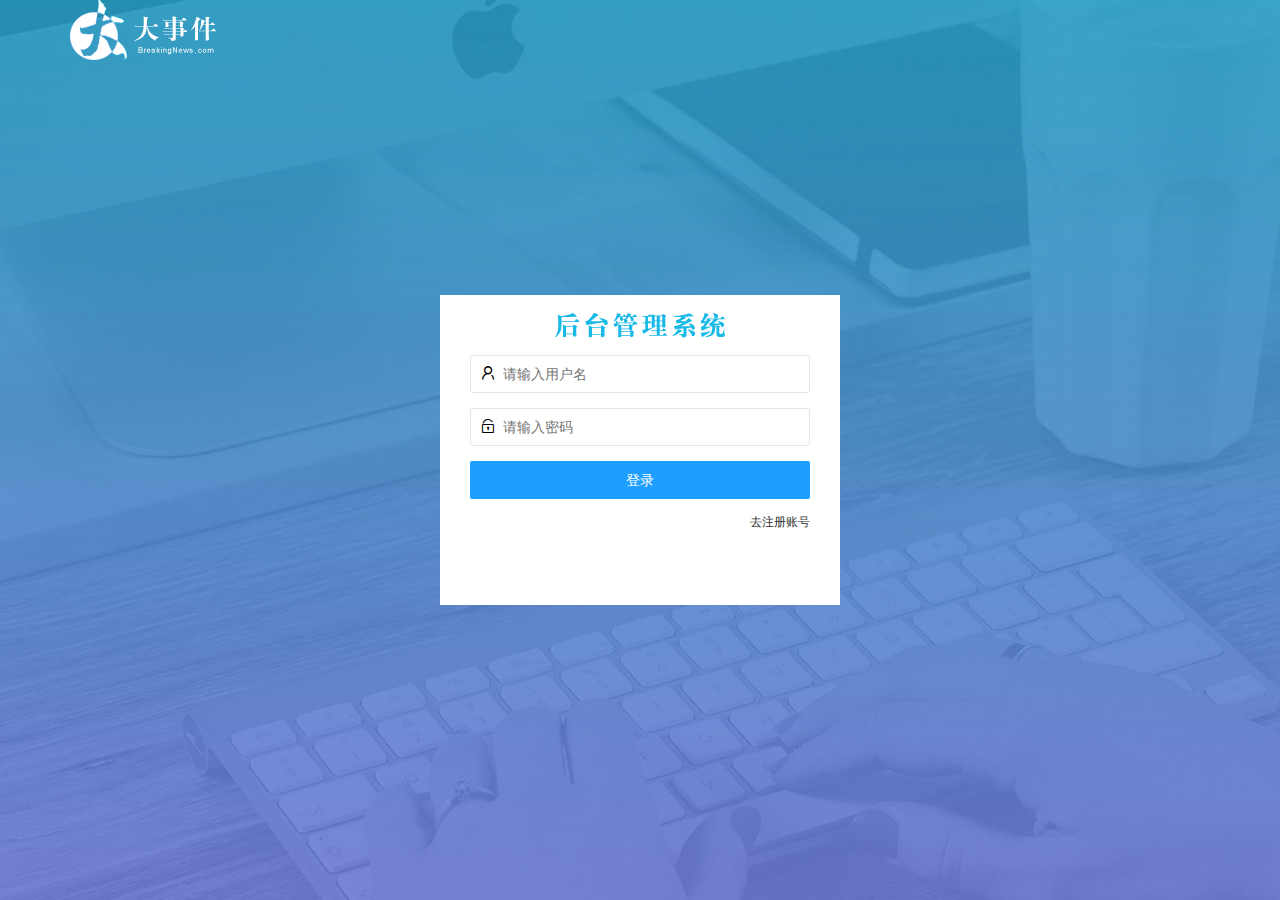
<file: login.html>
<!DOCTYPE html>
<html lang="en">

<head>
    <meta charset="UTF-8">
    <meta http-equiv="X-UA-Compatible" content="IE=edge">
    <meta name="viewport" content="width=device-width, initial-scale=1.0">
    <title>大事件-登录/注册</title>
    <link rel="stylesheet" href="./assets/lib/layui/css/layui.css">
    <link rel="stylesheet" href="./assets/css/login.css">
    <script src="./assets/lib/jquery.js"></script>
    <script src="./assets/lib/layui/layui.all.js"></script>
    <script src="./assets/js/baseAPI.js"></script>
    <script src="./assets/js/login.js"></script>
</head>

<body>
    <div class="layui-main">
        <img src="./assets/images/logo.png" alt="">
    </div>

    <div class="loginAndRegBox">
        <div class="title-box">

        </div>
        <div class="login-box">
            <form class="layui-form" id="form_login">
                <div class="layui-form-item">
                    <i class="layui-icon layui-icon-username"></i>
                    <input type="text" name="username" required lay-verify="required" placeholder="请输入用户名" autocomplete="off" class="layui-input">
                </div>
                <div class="layui-form-item">
                    <i class="layui-icon layui-icon-password"></i>
                    <input type="password" name="password" required lay-verify="required|pwd" placeholder="请输入密码" autocomplete="off" class="layui-input">
                </div>
                <div class="layui-form-item">
                    <button class="layui-btn layui-btn-fluid layui-btn-normal" lay-submit>登录</button>
                </div>
                <div class="layui-form-item links">
                    <a href="javascript:;" id="link_reg">去注册账号</a>
                </div>
            </form>
        </div>
        <div class="reg-box">
            <form class="layui-form" id="form_reg">
                <div class="layui-form-item">
                    <i class="layui-icon layui-icon-username"></i>
                    <input type="text" name="username" required lay-verify="required" placeholder="请输入用户名" autocomplete="off" class="layui-input">
                </div>
                <div class="layui-form-item">
                    <i class="layui-icon layui-icon-password"></i>
                    <input type="password" name="password" required lay-verify="required|pwd" placeholder="请输入密码" autocomplete="off" class="layui-input">
                </div>
                <div class="layui-form-item">
                    <i class="layui-icon layui-icon-password"></i>
                    <input type="password" name="repassword" required lay-verify="required|pwd|repwd" placeholder="再次确认密码" autocomplete="off" class="layui-input">
                </div>
                <div class="layui-form-item">
                    <button class="layui-btn layui-btn-fluid layui-btn-normal" lay-submit>注册</button>
                </div>
                <div class="layui-form-item links">
                    <a href="javascript:;" id="link_login">去登录</a>
                </div>
            </form>

        </div>
    </div>


</body>

</html>
</file>
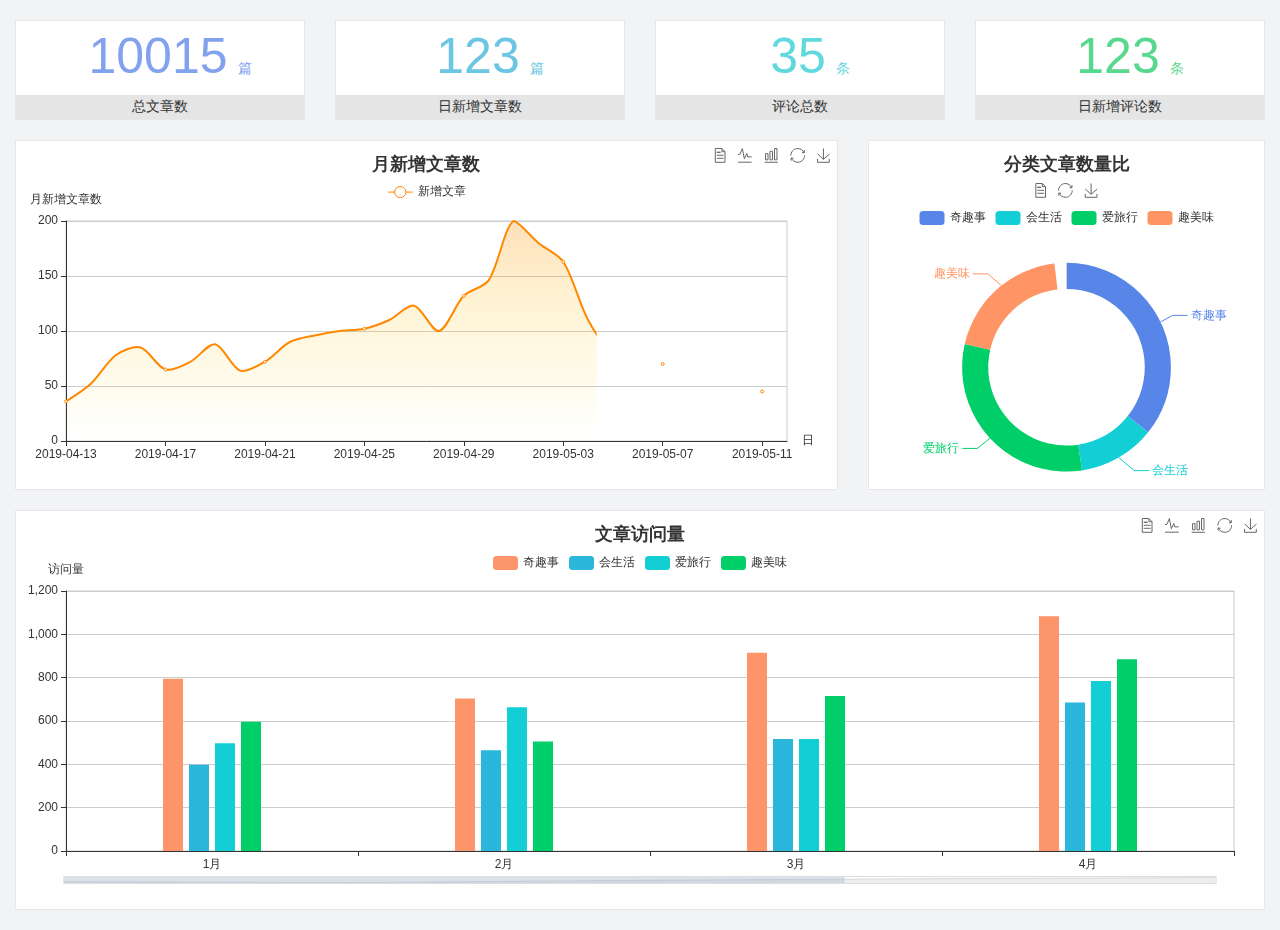
<file: home/dashboard.html>
<!DOCTYPE html>
<html lang="en">

<head>
    <meta charset="UTF-8">
    <meta name="viewport" content="width=device-width, initial-scale=1.0">
    <meta http-equiv="X-UA-Compatible" content="ie=edge">
    <title>图表统计</title>
    <link rel="stylesheet" href="../assets/lib/bootstrap.css" />
    <link rel="stylesheet" href="../assets/lib/main.css" />
    <script src="../assets/lib/jquery.js"></script>
    <script type="text/javascript" src="../assets/lib/echarts.min.js"></script>
</head>

<body>
    <div class="container-fluid">
        <div class="row spannel_list">
            <div class="col-sm-3 col-xs-6">
                <div class="spannel">
                    <em>10015</em><span>篇</span>
                    <b>总文章数</b>
                </div>
            </div>
            <div class="col-sm-3 col-xs-6">
                <div class="spannel scolor01">
                    <em>123</em><span>篇</span>
                    <b>日新增文章数</b>
                </div>
            </div>
            <div class="col-sm-3 col-xs-6">
                <div class="spannel scolor02">
                    <em>35</em><span>条</span>
                    <b>评论总数</b>
                </div>
            </div>
            <div class="col-sm-3 col-xs-6">
                <div class="spannel scolor03">
                    <em>123</em><span>条</span>
                    <b>日新增评论数</b>
                </div>
            </div>
        </div>
    </div>

    <div class="container-fluid">
        <div class="row curve-pie">
            <div class="col-lg-8 col-md-8">
                <div class="gragh_pannel" id="curve_show"></div>
            </div>
            <div class="col-lg-4 col-md-4">
                <div class="gragh_pannel" id="pie_show"></div>
            </div>
        </div>
    </div>

    <div class="container-fluid">
        <div class="column_pannel" id="column_show"></div>
    </div>

    <script>
        var oChart = echarts.init(document.getElementById('curve_show'));
        var aList_all = [{
            'count': 36,
            'date': '2019-04-13'
        }, {
            'count': 52,
            'date': '2019-04-14'
        }, {
            'count': 78,
            'date': '2019-04-15'
        }, {
            'count': 85,
            'date': '2019-04-16'
        }, {
            'count': 65,
            'date': '2019-04-17'
        }, {
            'count': 72,
            'date': '2019-04-18'
        }, {
            'count': 88,
            'date': '2019-04-19'
        }, {
            'count': 64,
            'date': '2019-04-20'
        }, {
            'count': 72,
            'date': '2019-04-21'
        }, {
            'count': 90,
            'date': '2019-04-22'
        }, {
            'count': 96,
            'date': '2019-04-23'
        }, {
            'count': 100,
            'date': '2019-04-24'
        }, {
            'count': 102,
            'date': '2019-04-25'
        }, {
            'count': 110,
            'date': '2019-04-26'
        }, {
            'count': 123,
            'date': '2019-04-27'
        }, {
            'count': 100,
            'date': '2019-04-28'
        }, {
            'count': 132,
            'date': '2019-04-29'
        }, {
            'count': 146,
            'date': '2019-04-30'
        }, {
            'count': 200,
            'date': '2019-05-01'
        }, {
            'count': 180,
            'date': '2019-05-02'
        }, {
            'count': 163,
            'date': '2019-05-03'
        }, {
            'count': 110,
            'date': '2019-05-04'
        }, {
            'count': 80,
            'date': '2019-05-05'
        }, {
            'count': 82,
            'date': '2019-05-06'
        }, {
            'count': 70,
            'date': '2019-05-07'
        }, {
            'count': 65,
            'date': '2019-05-08'
        }, {
            'count': 54,
            'date': '2019-05-09'
        }, {
            'count': 40,
            'date': '2019-05-10'
        }, {
            'count': 45,
            'date': '2019-05-11'
        }, {
            'count': 38,
            'date': '2019-05-12'
        }, ];

        let aCount = [];
        let aDate = [];

        for (var i = 0; i < aList_all.length; i++) {
            aCount.push(aList_all[i].count);
            aDate.push(aList_all[i].date);
        }

        var chartopt = {
            title: {
                text: '月新增文章数',
                left: 'center',
                top: '10'
            },
            tooltip: {
                trigger: 'axis'
            },
            legend: {
                data: ['新增文章'],
                top: '40'
            },
            toolbox: {
                show: true,
                feature: {
                    mark: {
                        show: true
                    },
                    dataView: {
                        show: true,
                        readOnly: false
                    },
                    magicType: {
                        show: true,
                        type: ['line', 'bar']
                    },
                    restore: {
                        show: true
                    },
                    saveAsImage: {
                        show: true
                    }
                }
            },
            calculable: true,
            xAxis: [{
                name: '日',
                type: 'category',
                boundaryGap: false,
                data: aDate
            }],
            yAxis: [{
                name: '月新增文章数',
                type: 'value'
            }],
            series: [{
                name: '新增文章',
                type: 'line',
                smooth: true,
                itemStyle: {
                    normal: {
                        areaStyle: {
                            type: 'default'
                        },
                        color: '#f80'
                    },
                    lineStyle: {
                        color: '#f80'
                    }
                },
                data: aCount
            }],
            areaStyle: {
                normal: {
                    color: new echarts.graphic.LinearGradient(0, 0, 0, 1, [{
                        offset: 0,
                        color: 'rgba(255,136,0,0.39)'
                    }, {
                        offset: .34,
                        color: 'rgba(255,180,0,0.25)'
                    }, {
                        offset: 1,
                        color: 'rgba(255,222,0,0.00)'
                    }])

                }
            },
            grid: {
                show: true,
                x: 50,
                x2: 50,
                y: 80,
                height: 220
            }
        };

        oChart.setOption(chartopt);


        var oPie = echarts.init(document.getElementById('pie_show'));
        var oPieopt = {
            title: {
                top: 10,
                text: '分类文章数量比',
                x: 'center'
            },
            tooltip: {
                trigger: 'item',
                formatter: "{a} <br/>{b} : {c} ({d}%)"
            },
            color: ['#5885e8', '#13cfd5', '#00ce68', '#ff9565'],
            legend: {
                x: 'center',
                top: 65,
                data: ['奇趣事', '会生活', '爱旅行', '趣美味']
            },
            toolbox: {
                show: true,
                x: 'center',
                top: 35,
                feature: {
                    mark: {
                        show: true
                    },
                    dataView: {
                        show: true,
                        readOnly: false
                    },
                    magicType: {
                        show: true,
                        type: ['pie', 'funnel'],
                        option: {
                            funnel: {
                                x: '25%',
                                width: '50%',
                                funnelAlign: 'left',
                                max: 1548
                            }
                        }
                    },
                    restore: {
                        show: true
                    },
                    saveAsImage: {
                        show: true
                    }
                }
            },
            calculable: true,
            series: [{
                name: '访问来源',
                type: 'pie',
                radius: ['45%', '60%'],
                center: ['50%', '65%'],
                data: [{
                    value: 300,
                    name: '奇趣事'
                }, {
                    value: 100,
                    name: '会生活'
                }, {
                    value: 260,
                    name: '爱旅行'
                }, {
                    value: 180,
                    name: '趣美味'
                }]
            }]
        };
        oPie.setOption(oPieopt);



        var oColumn = this.echarts.init(document.getElementById('column_show'));
        var oColumnopt = {
            title: {
                text: '文章访问量',
                left: 'center',
                top: '10'
            },
            tooltip: {
                trigger: 'axis'
            },
            legend: {
                data: ['奇趣事', '会生活', '爱旅行', '趣美味'],
                top: '40'
            },
            toolbox: {
                show: true,
                feature: {
                    mark: {
                        show: true
                    },
                    dataView: {
                        show: true,
                        readOnly: false
                    },
                    magicType: {
                        show: true,
                        type: ['line', 'bar']
                    },
                    restore: {
                        show: true
                    },
                    saveAsImage: {
                        show: true
                    }
                }
            },
            calculable: true,
            xAxis: [{
                type: 'category',
                data: ['1月', '2月', '3月', '4月', '5月']
            }],
            yAxis: [{
                name: '访问量',
                type: 'value'
            }],
            series: [{
                name: '奇趣事',
                type: 'bar',
                barWidth: 20,
                itemStyle: {
                    normal: {
                        areaStyle: {
                            type: 'default'
                        },
                        color: '#fd956a'
                    }
                },
                data: [800, 708, 920, 1090, 1200]
            }, {
                name: '会生活',
                type: 'bar',
                barWidth: 20,
                itemStyle: {
                    normal: {
                        areaStyle: {
                            type: 'default'
                        },
                        color: '#2bb6db'
                    }
                },
                data: [400, 468, 520, 690, 800]
            }, {
                name: '爱旅行',
                type: 'bar',
                barWidth: 20,
                itemStyle: {
                    normal: {
                        areaStyle: {
                            type: 'default'
                        },
                        color: '#13cfd5'
                    }
                },
                data: [500, 668, 520, 790, 900]
            }, {
                name: '趣美味',
                type: 'bar',
                barWidth: 20,
                itemStyle: {
                    normal: {
                        areaStyle: {
                            type: 'default'
                        },
                        color: '#00ce68'
                    }
                },
                data: [600, 508, 720, 890, 1000]
            }],
            grid: {
                show: true,
                x: 50,
                x2: 30,
                y: 80,
                height: 260
            },
            dataZoom: [ //给x轴设置滚动条
                {
                    start: 0, //默认为0
                    end: 100 - 1000 / 31, //默认为100
                    type: 'slider',
                    show: true,
                    xAxisIndex: [0],
                    handleSize: 0, //滑动条的 左右2个滑动条的大小
                    height: 8, //组件高度
                    left: 45, //左边的距离
                    right: 50, //右边的距离
                    bottom: 26, //右边的距离
                    handleColor: '#ddd', //h滑动图标的颜色
                    handleStyle: {
                        borderColor: "#cacaca",
                        borderWidth: "1",
                        shadowBlur: 2,
                        background: "#ddd",
                        shadowColor: "#ddd",
                    }
                }
            ]
        };
        oColumn.setOption(oColumnopt);
    </script>
</body>

</html>
</file>
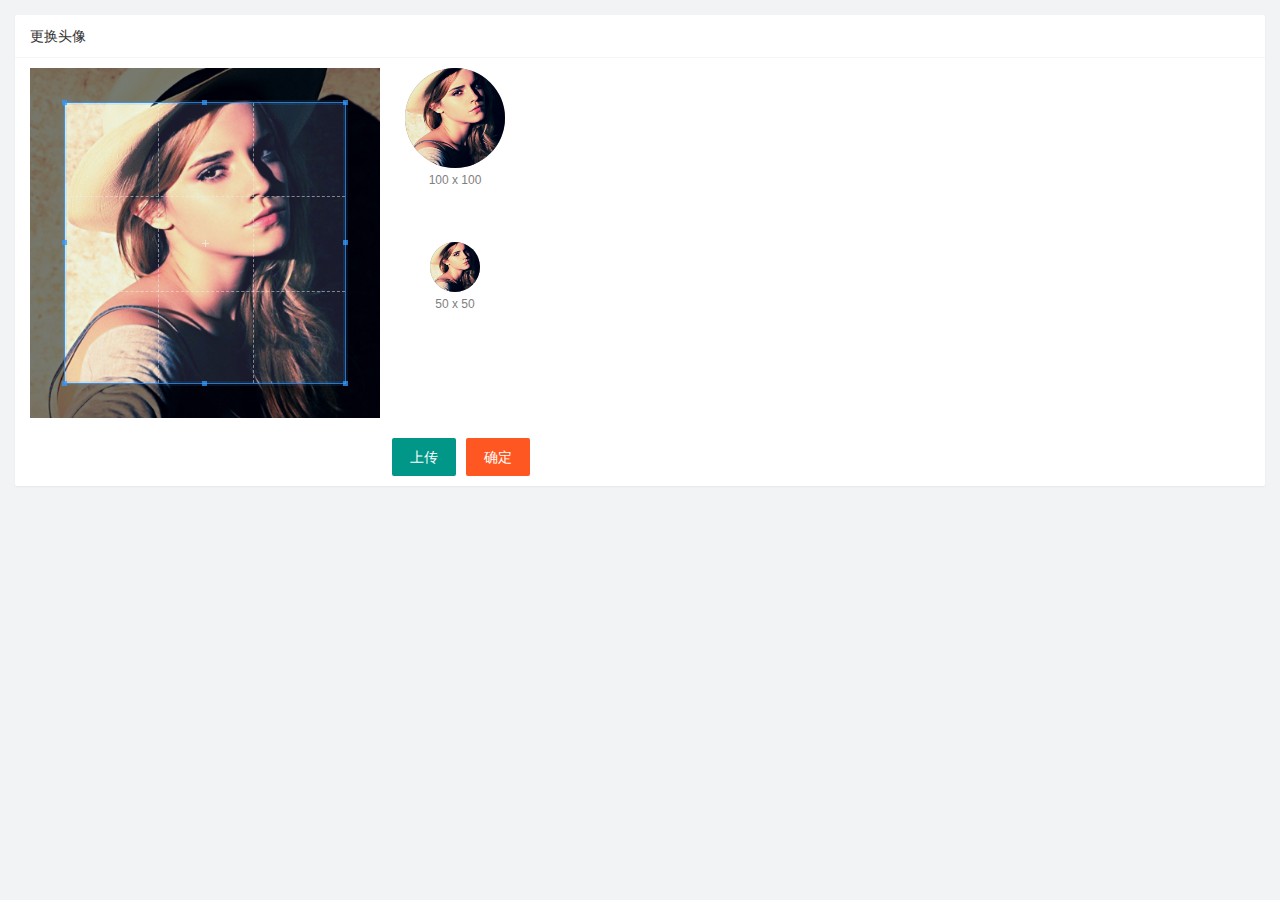
<file: user/user_avatar.html>
<!DOCTYPE html>
<html lang="en">

<head>
    <meta charset="UTF-8">
    <meta http-equiv="X-UA-Compatible" content="IE=edge">
    <meta name="viewport" content="width=device-width, initial-scale=1.0">
    <title>Document</title>
    <link rel="stylesheet" href="../assets/lib/layui/css/layui.css">
    <link rel="stylesheet" href="../assets/lib/cropper/cropper.css">
    <link rel="stylesheet" href="../assets/css/user/user_avatar.css">

</head>

<body>
    <div class="layui-card">
        <div class="layui-card-header">更换头像</div>
        <div class="layui-card-body">
            <!-- 第一行的图片裁剪和预览区域 -->
            <div class="row1">
                <!-- 图片裁剪区域 -->
                <div class="cropper-box">
                    <!-- 这个 img 标签很重要，将来会把它初始化为裁剪区域 -->
                    <img id="image" src="../assets/images/sample.jpg" />
                </div>
                <!-- 图片的预览区域 -->
                <div class="preview-box">
                    <div>
                        <!-- 宽高为 100px 的预览区域 -->
                        <div class="img-preview w100"></div>
                        <p class="size">100 x 100</p>
                    </div>
                    <div>
                        <!-- 宽高为 50px 的预览区域 -->
                        <div class="img-preview w50"></div>
                        <p class="size">50 x 50</p>
                    </div>
                </div>
            </div>

            <!-- 第二行的按钮区域 -->
            <div class="row2">
                <input type="file" id="file" accept="image/png,image/jpeg">
                <button type="button" class="layui-btn" id="btnChooseImage">上传</button>
                <button type="button" class="layui-btn layui-btn-danger" id="btnUpload">确定</button>
            </div>
        </div>
    </div>
    <script src="../assets/lib/layui/layui.all.js"></script>
    <script src="../assets/lib/jquery.js"></script>
    <script src="../assets/lib/cropper/Cropper.js"></script>
    <script src="../assets/lib/cropper/jquery-cropper.js"></script>
    <script src="../assets/js/baseAPI.js"></script>
    <script src="../assets/js/user/user_avatar.js"></script>
</body>

</html>
</file>
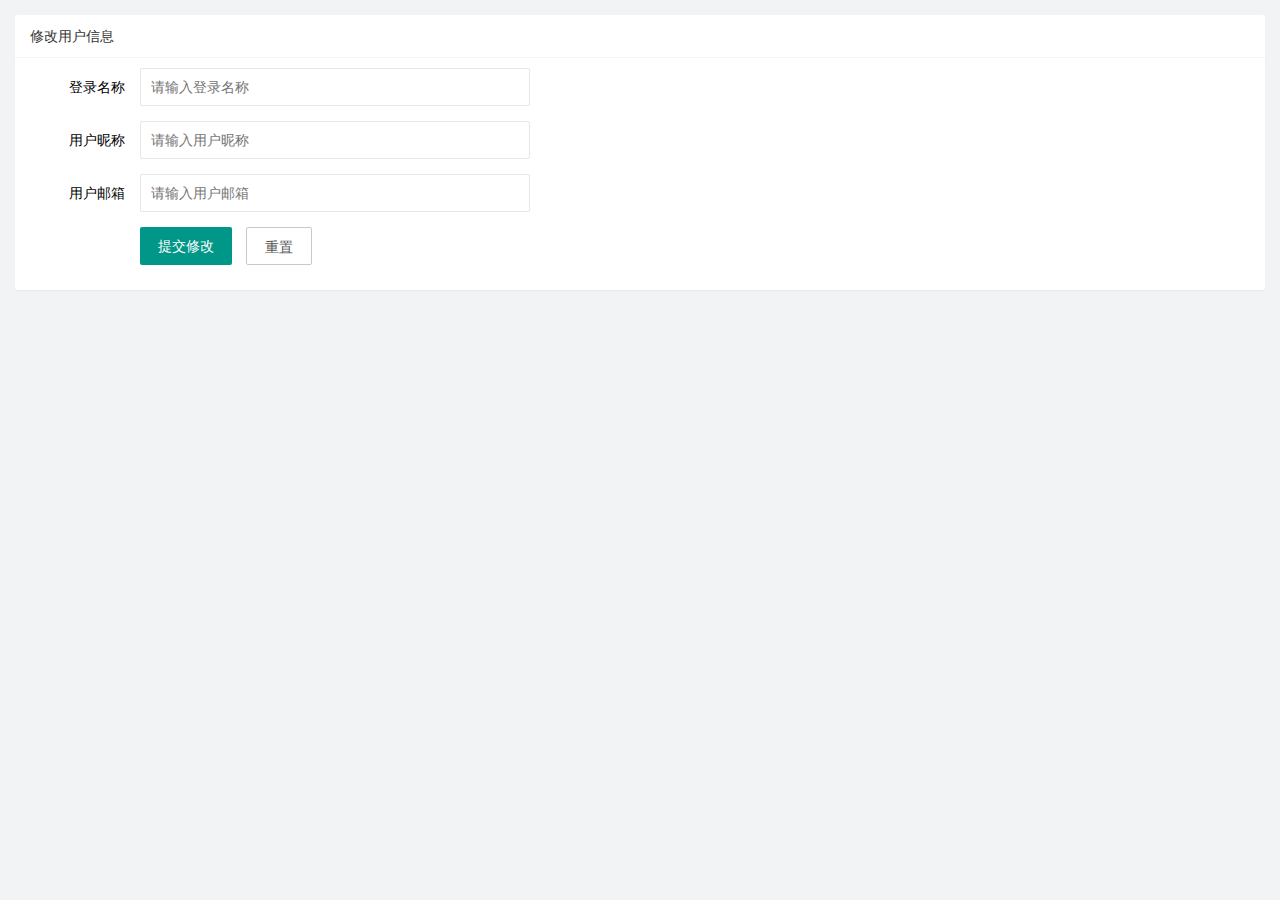
<file: user/user_info.html>
<!DOCTYPE html>
<html lang="en">

<head>
    <meta charset="UTF-8">
    <meta http-equiv="X-UA-Compatible" content="IE=edge">
    <meta name="viewport" content="width=device-width, initial-scale=1.0">
    <title>Document</title>
    <link rel="stylesheet" href="../assets/lib/layui/css/layui.css">
    <link rel="stylesheet" href="../assets/css/user/user_info.css">

</head>

<body>
    <div class="layui-card">
        <div class="layui-card-header">修改用户信息</div>
        <div class="layui-card-body">
            <form class="layui-form" lay-filter="formUserInfo">
                <input type="hidden" name="id">
                <div class="layui-form-item">
                    <label class="layui-form-label">登录名称</label>
                    <div class="layui-input-block">
                        <input type="text" name="username" required lay-verify="required" placeholder="请输入登录名称" autocomplete="off" class="layui-input" readonly>
                    </div>
                </div>
                <div class="layui-form-item">
                    <label class="layui-form-label">用户昵称</label>
                    <div class="layui-input-block">
                        <input type="text" name="nickname" required lay-verify="required|nickname" placeholder="请输入用户昵称" autocomplete="off" class="layui-input">
                    </div>
                </div>
                <div class="layui-form-item">
                    <label class="layui-form-label">用户邮箱</label>
                    <div class="layui-input-block">
                        <input type="text" name="email" required lay-verify="required|email" placeholder="请输入用户邮箱" autocomplete="off" class="layui-input">
                    </div>
                </div>

                <div class="layui-form-item">
                    <div class="layui-input-block">
                        <button class="layui-btn" lay-submit lay-filter="formDemo">提交修改</button>
                        <button type="reset" class="layui-btn layui-btn-primary" id="btnReset">重置</button>
                    </div>
                </div>
            </form>
        </div>
    </div>

    <script src="../assets/lib/layui/layui.all.js"></script>
    <script src="../assets/lib/jquery.js"></script>
    <script src="../assets/js/baseAPI.js"></script>
    <script src="../assets/js/user/user_info.js"></script>
</body>

</html>
</file>
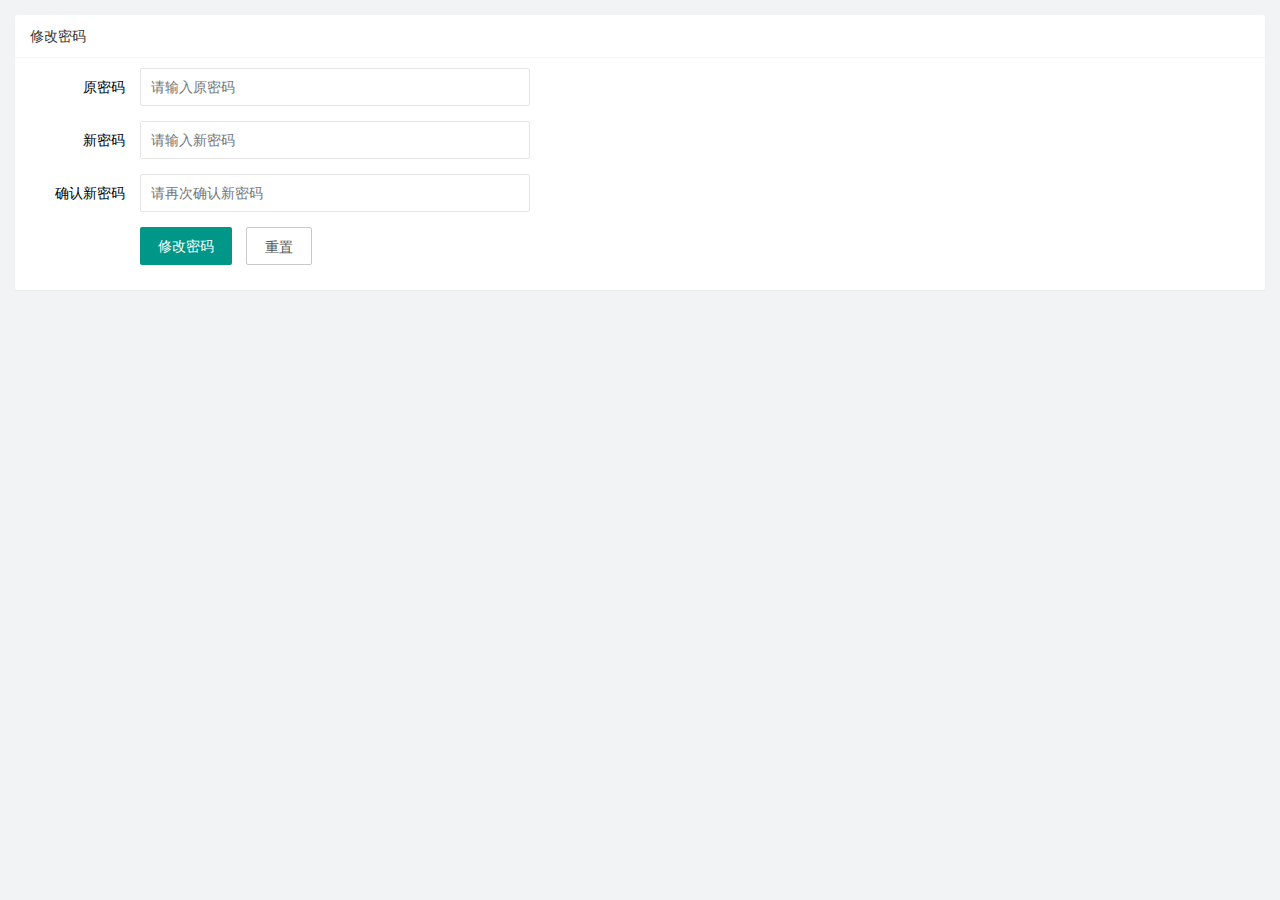
<file: user/user_pwd.html>
<!DOCTYPE html>
<html lang="en">

<head>
    <meta charset="UTF-8">
    <meta http-equiv="X-UA-Compatible" content="IE=edge">
    <meta name="viewport" content="width=device-width, initial-scale=1.0">
    <title>Document</title>
    <link rel="stylesheet" href="../assets/lib/layui/css/layui.css">
    <link rel="stylesheet" href="../assets/css/user/user_pwd.css">
</head>

<body>
    <div class="layui-card">
        <div class="layui-card-header">修改密码</div>
        <div class="layui-card-body">
            <form class="layui-form" action="">
                <div class="layui-form-item">
                    <label class="layui-form-label">原密码</label>
                    <div class="layui-input-block">
                        <input type="password" name="oldPwd" required lay-verify="required|pwd" placeholder="请输入原密码" autocomplete="off" class="layui-input">
                    </div>
                </div>
                <div class="layui-form-item">
                    <label class="layui-form-label">新密码</label>
                    <div class="layui-input-block">
                        <input type="password" name="newPwd" required lay-verify="required|pwd|samePwd" placeholder="请输入新密码" autocomplete="off" class="layui-input">
                    </div>
                </div>
                <div class="layui-form-item">
                    <label class="layui-form-label">确认新密码</label>
                    <div class="layui-input-block">
                        <input type="password" name="rePwd" required lay-verify="required|pwd|rePwd" placeholder="请再次确认新密码" autocomplete="off" class="layui-input">
                    </div>
                </div>
                <div class="layui-form-item">
                    <div class="layui-input-block">
                        <button class="layui-btn" lay-submit lay-filter="formDemo">修改密码</button>
                        <button type="reset" class="layui-btn layui-btn-primary">重置</button>
                    </div>
                </div>
            </form>
        </div>
    </div>

    <script src="../assets/lib/layui/layui.all.js"></script>
    <script src="../assets/lib/jquery.js"></script>
    <script src="../assets/js/baseAPI.js"></script>
    <script src="../assets/js/user/user_pwd.js"></script>
</body>

</html>
</file>
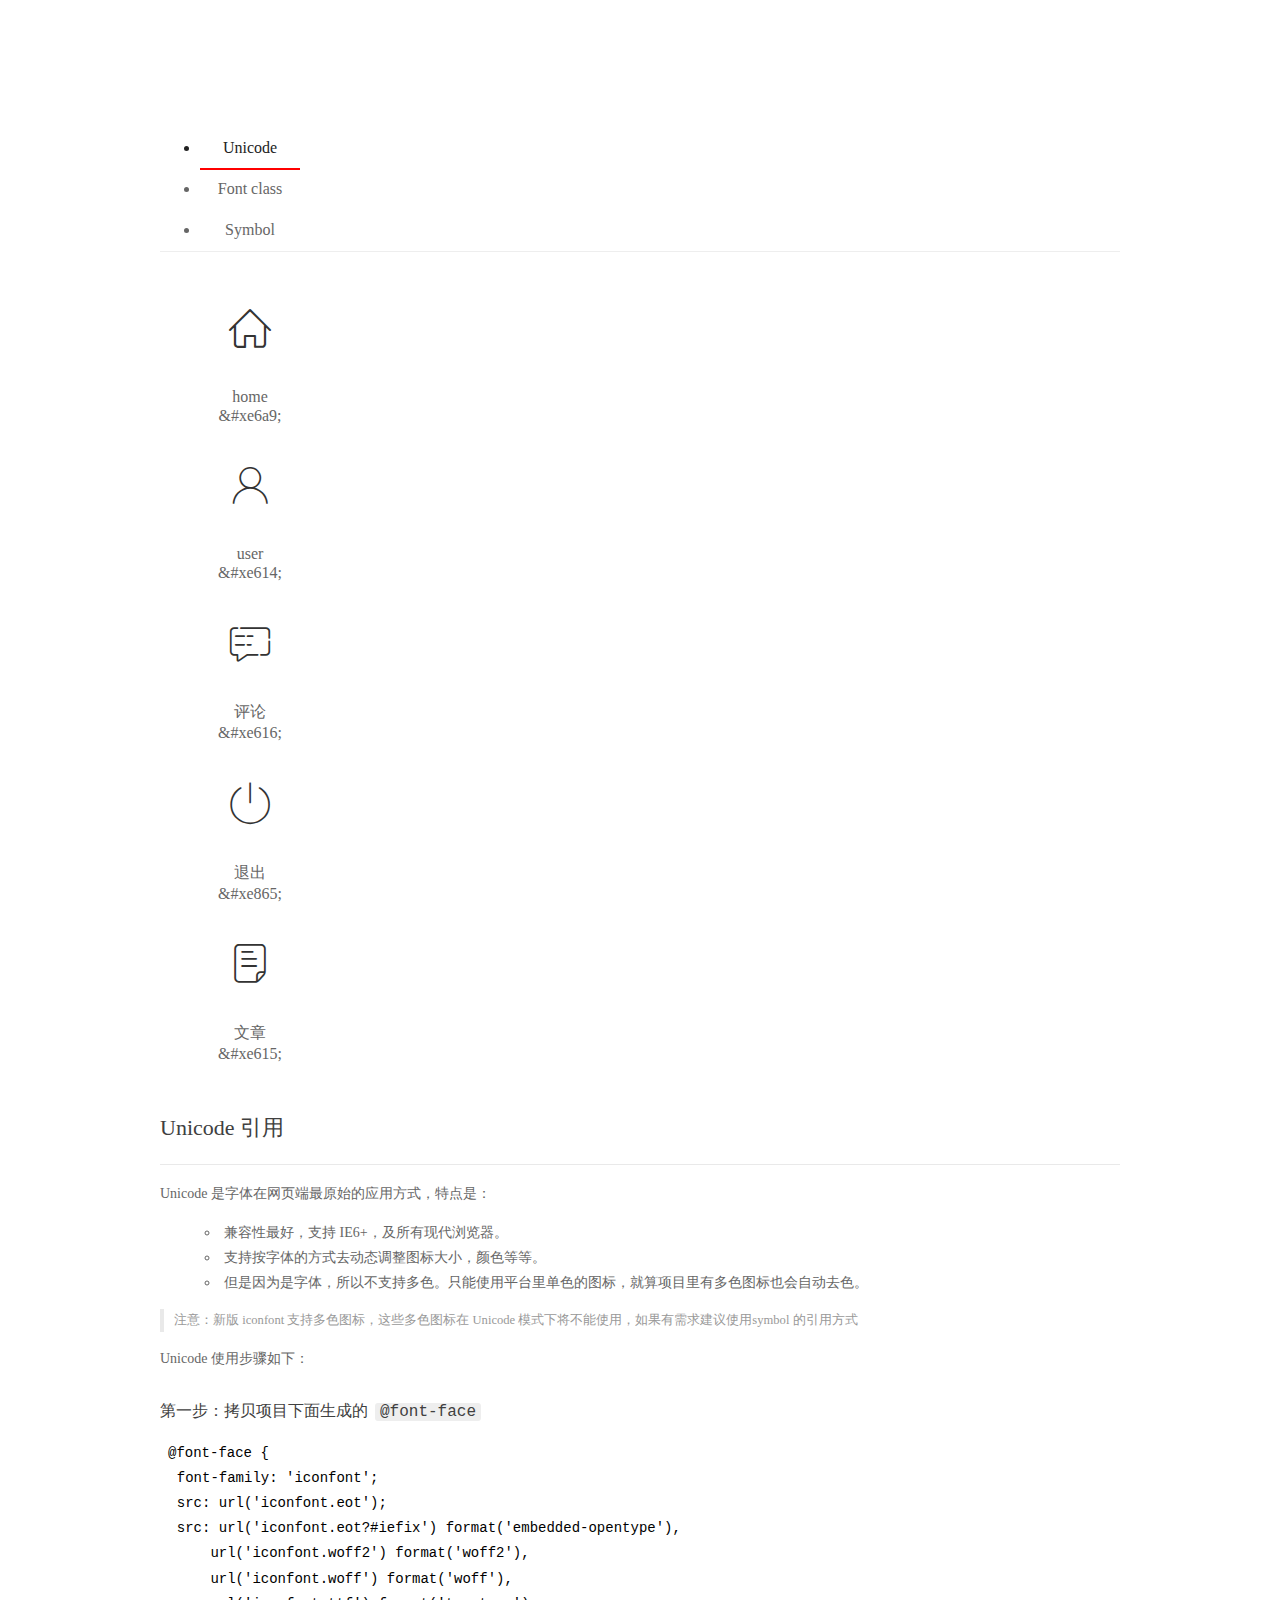
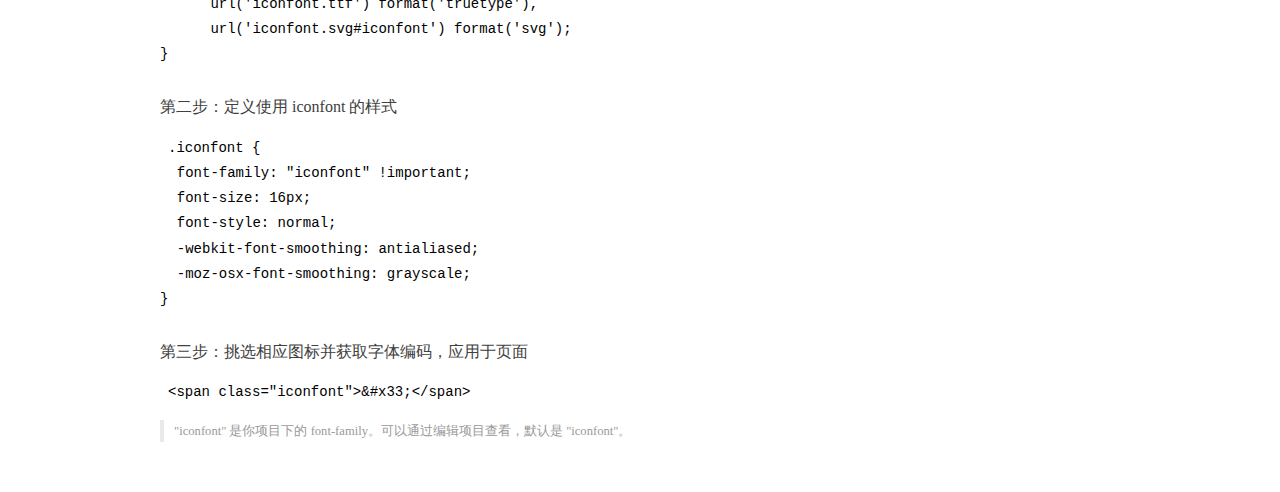
<file: assets/fonts/demo_index.html>
<!DOCTYPE html>
<html>
<head>
  <meta charset="utf-8"/>
  <title>IconFont Demo</title>
  <link rel="shortcut icon" href="https://gtms04.alicdn.com/tps/i4/TB1_oz6GVXXXXaFXpXXJDFnIXXX-64-64.ico" type="image/x-icon"/>
  <link rel="stylesheet" href="https://g.alicdn.com/thx/cube/1.3.2/cube.min.css">
  <link rel="stylesheet" href="demo.css">
  <link rel="stylesheet" href="iconfont.css">
  <script src="iconfont.js"></script>
  <!-- jQuery -->
  <script src="https://a1.alicdn.com/oss/uploads/2018/12/26/7bfddb60-08e8-11e9-9b04-53e73bb6408b.js"></script>
  <!-- 代码高亮 -->
  <script src="https://a1.alicdn.com/oss/uploads/2018/12/26/a3f714d0-08e6-11e9-8a15-ebf944d7534c.js"></script>
</head>
<body>
  <div class="main">
    <h1 class="logo"><a href="https://www.iconfont.cn/" title="iconfont 首页" target="_blank">&#xe86b;</a></h1>
    <div class="nav-tabs">
      <ul id="tabs" class="dib-box">
        <li class="dib active"><span>Unicode</span></li>
        <li class="dib"><span>Font class</span></li>
        <li class="dib"><span>Symbol</span></li>
      </ul>
      
    </div>
    <div class="tab-container">
      <div class="content unicode" style="display: block;">
          <ul class="icon_lists dib-box">
          
            <li class="dib">
              <span class="icon iconfont">&#xe6a9;</span>
                <div class="name">home</div>
                <div class="code-name">&amp;#xe6a9;</div>
              </li>
          
            <li class="dib">
              <span class="icon iconfont">&#xe614;</span>
                <div class="name">user</div>
                <div class="code-name">&amp;#xe614;</div>
              </li>
          
            <li class="dib">
              <span class="icon iconfont">&#xe616;</span>
                <div class="name">评论</div>
                <div class="code-name">&amp;#xe616;</div>
              </li>
          
            <li class="dib">
              <span class="icon iconfont">&#xe865;</span>
                <div class="name">退出</div>
                <div class="code-name">&amp;#xe865;</div>
              </li>
          
            <li class="dib">
              <span class="icon iconfont">&#xe615;</span>
                <div class="name">文章</div>
                <div class="code-name">&amp;#xe615;</div>
              </li>
          
          </ul>
          <div class="article markdown">
          <h2 id="unicode-">Unicode 引用</h2>
          <hr>

          <p>Unicode 是字体在网页端最原始的应用方式，特点是：</p>
          <ul>
            <li>兼容性最好，支持 IE6+，及所有现代浏览器。</li>
            <li>支持按字体的方式去动态调整图标大小，颜色等等。</li>
            <li>但是因为是字体，所以不支持多色。只能使用平台里单色的图标，就算项目里有多色图标也会自动去色。</li>
          </ul>
          <blockquote>
            <p>注意：新版 iconfont 支持多色图标，这些多色图标在 Unicode 模式下将不能使用，如果有需求建议使用symbol 的引用方式</p>
          </blockquote>
          <p>Unicode 使用步骤如下：</p>
          <h3 id="-font-face">第一步：拷贝项目下面生成的 <code>@font-face</code></h3>
<pre><code class="language-css"
>@font-face {
  font-family: 'iconfont';
  src: url('iconfont.eot');
  src: url('iconfont.eot?#iefix') format('embedded-opentype'),
      url('iconfont.woff2') format('woff2'),
      url('iconfont.woff') format('woff'),
      url('iconfont.ttf') format('truetype'),
      url('iconfont.svg#iconfont') format('svg');
}
</code></pre>
          <h3 id="-iconfont-">第二步：定义使用 iconfont 的样式</h3>
<pre><code class="language-css"
>.iconfont {
  font-family: "iconfont" !important;
  font-size: 16px;
  font-style: normal;
  -webkit-font-smoothing: antialiased;
  -moz-osx-font-smoothing: grayscale;
}
</code></pre>
          <h3 id="-">第三步：挑选相应图标并获取字体编码，应用于页面</h3>
<pre>
<code class="language-html"
>&lt;span class="iconfont"&gt;&amp;#x33;&lt;/span&gt;
</code></pre>
          <blockquote>
            <p>"iconfont" 是你项目下的 font-family。可以通过编辑项目查看，默认是 "iconfont"。</p>
          </blockquote>
          </div>
      </div>
      <div class="content font-class">
        <ul class="icon_lists dib-box">
          
          <li class="dib">
            <span class="icon iconfont icon-home"></span>
            <div class="name">
              home
            </div>
            <div class="code-name">.icon-home
            </div>
          </li>
          
          <li class="dib">
            <span class="icon iconfont icon-user"></span>
            <div class="name">
              user
            </div>
            <div class="code-name">.icon-user
            </div>
          </li>
          
          <li class="dib">
            <span class="icon iconfont icon-pinglun"></span>
            <div class="name">
              评论
            </div>
            <div class="code-name">.icon-pinglun
            </div>
          </li>
          
          <li class="dib">
            <span class="icon iconfont icon-tuichu"></span>
            <div class="name">
              退出
            </div>
            <div class="code-name">.icon-tuichu
            </div>
          </li>
          
          <li class="dib">
            <span class="icon iconfont icon-16"></span>
            <div class="name">
              文章
            </div>
            <div class="code-name">.icon-16
            </div>
          </li>
          
        </ul>
        <div class="article markdown">
        <h2 id="font-class-">font-class 引用</h2>
        <hr>

        <p>font-class 是 Unicode 使用方式的一种变种，主要是解决 Unicode 书写不直观，语意不明确的问题。</p>
        <p>与 Unicode 使用方式相比，具有如下特点：</p>
        <ul>
          <li>兼容性良好，支持 IE8+，及所有现代浏览器。</li>
          <li>相比于 Unicode 语意明确，书写更直观。可以很容易分辨这个 icon 是什么。</li>
          <li>因为使用 class 来定义图标，所以当要替换图标时，只需要修改 class 里面的 Unicode 引用。</li>
          <li>不过因为本质上还是使用的字体，所以多色图标还是不支持的。</li>
        </ul>
        <p>使用步骤如下：</p>
        <h3 id="-fontclass-">第一步：引入项目下面生成的 fontclass 代码：</h3>
<pre><code class="language-html">&lt;link rel="stylesheet" href="./iconfont.css"&gt;
</code></pre>
        <h3 id="-">第二步：挑选相应图标并获取类名，应用于页面：</h3>
<pre><code class="language-html">&lt;span class="iconfont icon-xxx"&gt;&lt;/span&gt;
</code></pre>
        <blockquote>
          <p>"
            iconfont" 是你项目下的 font-family。可以通过编辑项目查看，默认是 "iconfont"。</p>
        </blockquote>
      </div>
      </div>
      <div class="content symbol">
          <ul class="icon_lists dib-box">
          
            <li class="dib">
                <svg class="icon svg-icon" aria-hidden="true">
                  <use xlink:href="#icon-home"></use>
                </svg>
                <div class="name">home</div>
                <div class="code-name">#icon-home</div>
            </li>
          
            <li class="dib">
                <svg class="icon svg-icon" aria-hidden="true">
                  <use xlink:href="#icon-user"></use>
                </svg>
                <div class="name">user</div>
                <div class="code-name">#icon-user</div>
            </li>
          
            <li class="dib">
                <svg class="icon svg-icon" aria-hidden="true">
                  <use xlink:href="#icon-pinglun"></use>
                </svg>
                <div class="name">评论</div>
                <div class="code-name">#icon-pinglun</div>
            </li>
          
            <li class="dib">
                <svg class="icon svg-icon" aria-hidden="true">
                  <use xlink:href="#icon-tuichu"></use>
                </svg>
                <div class="name">退出</div>
                <div class="code-name">#icon-tuichu</div>
            </li>
          
            <li class="dib">
                <svg class="icon svg-icon" aria-hidden="true">
                  <use xlink:href="#icon-16"></use>
                </svg>
                <div class="name">文章</div>
                <div class="code-name">#icon-16</div>
            </li>
          
          </ul>
          <div class="article markdown">
          <h2 id="symbol-">Symbol 引用</h2>
          <hr>

          <p>这是一种全新的使用方式，应该说这才是未来的主流，也是平台目前推荐的用法。相关介绍可以参考这篇<a href="">文章</a>
            这种用法其实是做了一个 SVG 的集合，与另外两种相比具有如下特点：</p>
          <ul>
            <li>支持多色图标了，不再受单色限制。</li>
            <li>通过一些技巧，支持像字体那样，通过 <code>font-size</code>, <code>color</code> 来调整样式。</li>
            <li>兼容性较差，支持 IE9+，及现代浏览器。</li>
            <li>浏览器渲染 SVG 的性能一般，还不如 png。</li>
          </ul>
          <p>使用步骤如下：</p>
          <h3 id="-symbol-">第一步：引入项目下面生成的 symbol 代码：</h3>
<pre><code class="language-html">&lt;script src="./iconfont.js"&gt;&lt;/script&gt;
</code></pre>
          <h3 id="-css-">第二步：加入通用 CSS 代码（引入一次就行）：</h3>
<pre><code class="language-html">&lt;style&gt;
.icon {
  width: 1em;
  height: 1em;
  vertical-align: -0.15em;
  fill: currentColor;
  overflow: hidden;
}
&lt;/style&gt;
</code></pre>
          <h3 id="-">第三步：挑选相应图标并获取类名，应用于页面：</h3>
<pre><code class="language-html">&lt;svg class="icon" aria-hidden="true"&gt;
  &lt;use xlink:href="#icon-xxx"&gt;&lt;/use&gt;
&lt;/svg&gt;
</code></pre>
          </div>
      </div>

    </div>
  </div>
  <script>
  $(document).ready(function () {
      $('.tab-container .content:first').show()

      $('#tabs li').click(function (e) {
        var tabContent = $('.tab-container .content')
        var index = $(this).index()

        if ($(this).hasClass('active')) {
          return
        } else {
          $('#tabs li').removeClass('active')
          $(this).addClass('active')

          tabContent.hide().eq(index).fadeIn()
        }
      })
    })
  </script>
</body>
</html>
</file>
<file: assets/lib/layui/css/layui.css>
/** layui-v2.5.5 MIT License By https://www.layui.com */
 .layui-inline,img{display:inline-block;vertical-align:middle}h1,h2,h3,h4,h5,h6{font-weight:400}.layui-edge,.layui-header,.layui-inline,.layui-main{position:relative}.layui-body,.layui-edge,.layui-elip{overflow:hidden}.layui-btn,.layui-edge,.layui-inline,img{vertical-align:middle}.layui-btn,.layui-disabled,.layui-icon,.layui-unselect{-moz-user-select:none;-webkit-user-select:none;-ms-user-select:none}.layui-elip,.layui-form-checkbox span,.layui-form-pane .layui-form-label{text-overflow:ellipsis;white-space:nowrap}.layui-breadcrumb,.layui-tree-btnGroup{visibility:hidden}blockquote,body,button,dd,div,dl,dt,form,h1,h2,h3,h4,h5,h6,input,li,ol,p,pre,td,textarea,th,ul{margin:0;padding:0;-webkit-tap-highlight-color:rgba(0,0,0,0)}a:active,a:hover{outline:0}img{border:none}li{list-style:none}table{border-collapse:collapse;border-spacing:0}h4,h5,h6{font-size:100%}button,input,optgroup,option,select,textarea{font-family:inherit;font-size:inherit;font-style:inherit;font-weight:inherit;outline:0}pre{white-space:pre-wrap;white-space:-moz-pre-wrap;white-space:-pre-wrap;white-space:-o-pre-wrap;word-wrap:break-word}body{line-height:24px;font:14px Helvetica Neue,Helvetica,PingFang SC,Tahoma,Arial,sans-serif}hr{height:1px;margin:10px 0;border:0;clear:both}a{color:#333;text-decoration:none}a:hover{color:#777}a cite{font-style:normal;*cursor:pointer}.layui-border-box,.layui-border-box *{box-sizing:border-box}.layui-box,.layui-box *{box-sizing:content-box}.layui-clear{clear:both;*zoom:1}.layui-clear:after{content:'\20';clear:both;*zoom:1;display:block;height:0}.layui-inline{*display:inline;*zoom:1}.layui-edge{display:inline-block;width:0;height:0;border-width:6px;border-style:dashed;border-color:transparent}.layui-edge-top{top:-4px;border-bottom-color:#999;border-bottom-style:solid}.layui-edge-right{border-left-color:#999;border-left-style:solid}.layui-edge-bottom{top:2px;border-top-color:#999;border-top-style:solid}.layui-edge-left{border-right-color:#999;border-right-style:solid}.layui-disabled,.layui-disabled:hover{color:#d2d2d2!important;cursor:not-allowed!important}.layui-circle{border-radius:100%}.layui-show{display:block!important}.layui-hide{display:none!important}@font-face{font-family:layui-icon;src:url(../font/iconfont.eot?v=250);src:url(../font/iconfont.eot?v=250#iefix) format('embedded-opentype'),url(../font/iconfont.woff2?v=250) format('woff2'),url(../font/iconfont.woff?v=250) format('woff'),url(../font/iconfont.ttf?v=250) format('truetype'),url(../font/iconfont.svg?v=250#layui-icon) format('svg')}.layui-icon{font-family:layui-icon!important;font-size:16px;font-style:normal;-webkit-font-smoothing:antialiased;-moz-osx-font-smoothing:grayscale}.layui-icon-reply-fill:before{content:"\e611"}.layui-icon-set-fill:before{content:"\e614"}.layui-icon-menu-fill:before{content:"\e60f"}.layui-icon-search:before{content:"\e615"}.layui-icon-share:before{content:"\e641"}.layui-icon-set-sm:before{content:"\e620"}.layui-icon-engine:before{content:"\e628"}.layui-icon-close:before{content:"\1006"}.layui-icon-close-fill:before{content:"\1007"}.layui-icon-chart-screen:before{content:"\e629"}.layui-icon-star:before{content:"\e600"}.layui-icon-circle-dot:before{content:"\e617"}.layui-icon-chat:before{content:"\e606"}.layui-icon-release:before{content:"\e609"}.layui-icon-list:before{content:"\e60a"}.layui-icon-chart:before{content:"\e62c"}.layui-icon-ok-circle:before{content:"\1005"}.layui-icon-layim-theme:before{content:"\e61b"}.layui-icon-table:before{content:"\e62d"}.layui-icon-right:before{content:"\e602"}.layui-icon-left:before{content:"\e603"}.layui-icon-cart-simple:before{content:"\e698"}.layui-icon-face-cry:before{content:"\e69c"}.layui-icon-face-smile:before{content:"\e6af"}.layui-icon-survey:before{content:"\e6b2"}.layui-icon-tree:before{content:"\e62e"}.layui-icon-upload-circle:before{content:"\e62f"}.layui-icon-add-circle:before{content:"\e61f"}.layui-icon-download-circle:before{content:"\e601"}.layui-icon-templeate-1:before{content:"\e630"}.layui-icon-util:before{content:"\e631"}.layui-icon-face-surprised:before{content:"\e664"}.layui-icon-edit:before{content:"\e642"}.layui-icon-speaker:before{content:"\e645"}.layui-icon-down:before{content:"\e61a"}.layui-icon-file:before{content:"\e621"}.layui-icon-layouts:before{content:"\e632"}.layui-icon-rate-half:before{content:"\e6c9"}.layui-icon-add-circle-fine:before{content:"\e608"}.layui-icon-prev-circle:before{content:"\e633"}.layui-icon-read:before{content:"\e705"}.layui-icon-404:before{content:"\e61c"}.layui-icon-carousel:before{content:"\e634"}.layui-icon-help:before{content:"\e607"}.layui-icon-code-circle:before{content:"\e635"}.layui-icon-water:before{content:"\e636"}.layui-icon-username:before{content:"\e66f"}.layui-icon-find-fill:before{content:"\e670"}.layui-icon-about:before{content:"\e60b"}.layui-icon-location:before{content:"\e715"}.layui-icon-up:before{content:"\e619"}.layui-icon-pause:before{content:"\e651"}.layui-icon-date:before{content:"\e637"}.layui-icon-layim-uploadfile:before{content:"\e61d"}.layui-icon-delete:before{content:"\e640"}.layui-icon-play:before{content:"\e652"}.layui-icon-top:before{content:"\e604"}.layui-icon-friends:before{content:"\e612"}.layui-icon-refresh-3:before{content:"\e9aa"}.layui-icon-ok:before{content:"\e605"}.layui-icon-layer:before{content:"\e638"}.layui-icon-face-smile-fine:before{content:"\e60c"}.layui-icon-dollar:before{content:"\e659"}.layui-icon-group:before{content:"\e613"}.layui-icon-layim-download:before{content:"\e61e"}.layui-icon-picture-fine:before{content:"\e60d"}.layui-icon-link:before{content:"\e64c"}.layui-icon-diamond:before{content:"\e735"}.layui-icon-log:before{content:"\e60e"}.layui-icon-rate-solid:before{content:"\e67a"}.layui-icon-fonts-del:before{content:"\e64f"}.layui-icon-unlink:before{content:"\e64d"}.layui-icon-fonts-clear:before{content:"\e639"}.layui-icon-triangle-r:before{content:"\e623"}.layui-icon-circle:before{content:"\e63f"}.layui-icon-radio:before{content:"\e643"}.layui-icon-align-center:before{content:"\e647"}.layui-icon-align-right:before{content:"\e648"}.layui-icon-align-left:before{content:"\e649"}.layui-icon-loading-1:before{content:"\e63e"}.layui-icon-return:before{content:"\e65c"}.layui-icon-fonts-strong:before{content:"\e62b"}.layui-icon-upload:before{content:"\e67c"}.layui-icon-dialogue:before{content:"\e63a"}.layui-icon-video:before{content:"\e6ed"}.layui-icon-headset:before{content:"\e6fc"}.layui-icon-cellphone-fine:before{content:"\e63b"}.layui-icon-add-1:before{content:"\e654"}.layui-icon-face-smile-b:before{content:"\e650"}.layui-icon-fonts-html:before{content:"\e64b"}.layui-icon-form:before{content:"\e63c"}.layui-icon-cart:before{content:"\e657"}.layui-icon-camera-fill:before{content:"\e65d"}.layui-icon-tabs:before{content:"\e62a"}.layui-icon-fonts-code:before{content:"\e64e"}.layui-icon-fire:before{content:"\e756"}.layui-icon-set:before{content:"\e716"}.layui-icon-fonts-u:before{content:"\e646"}.layui-icon-triangle-d:before{content:"\e625"}.layui-icon-tips:before{content:"\e702"}.layui-icon-picture:before{content:"\e64a"}.layui-icon-more-vertical:before{content:"\e671"}.layui-icon-flag:before{content:"\e66c"}.layui-icon-loading:before{content:"\e63d"}.layui-icon-fonts-i:before{content:"\e644"}.layui-icon-refresh-1:before{content:"\e666"}.layui-icon-rmb:before{content:"\e65e"}.layui-icon-home:before{content:"\e68e"}.layui-icon-user:before{content:"\e770"}.layui-icon-notice:before{content:"\e667"}.layui-icon-login-weibo:before{content:"\e675"}.layui-icon-voice:before{content:"\e688"}.layui-icon-upload-drag:before{content:"\e681"}.layui-icon-login-qq:before{content:"\e676"}.layui-icon-snowflake:before{content:"\e6b1"}.layui-icon-file-b:before{content:"\e655"}.layui-icon-template:before{content:"\e663"}.layui-icon-auz:before{content:"\e672"}.layui-icon-console:before{content:"\e665"}.layui-icon-app:before{content:"\e653"}.layui-icon-prev:before{content:"\e65a"}.layui-icon-website:before{content:"\e7ae"}.layui-icon-next:before{content:"\e65b"}.layui-icon-component:before{content:"\e857"}.layui-icon-more:before{content:"\e65f"}.layui-icon-login-wechat:before{content:"\e677"}.layui-icon-shrink-right:before{content:"\e668"}.layui-icon-spread-left:before{content:"\e66b"}.layui-icon-camera:before{content:"\e660"}.layui-icon-note:before{content:"\e66e"}.layui-icon-refresh:before{content:"\e669"}.layui-icon-female:before{content:"\e661"}.layui-icon-male:before{content:"\e662"}.layui-icon-password:before{content:"\e673"}.layui-icon-senior:before{content:"\e674"}.layui-icon-theme:before{content:"\e66a"}.layui-icon-tread:before{content:"\e6c5"}.layui-icon-praise:before{content:"\e6c6"}.layui-icon-star-fill:before{content:"\e658"}.layui-icon-rate:before{content:"\e67b"}.layui-icon-template-1:before{content:"\e656"}.layui-icon-vercode:before{content:"\e679"}.layui-icon-cellphone:before{content:"\e678"}.layui-icon-screen-full:before{content:"\e622"}.layui-icon-screen-restore:before{content:"\e758"}.layui-icon-cols:before{content:"\e610"}.layui-icon-export:before{content:"\e67d"}.layui-icon-print:before{content:"\e66d"}.layui-icon-slider:before{content:"\e714"}.layui-icon-addition:before{content:"\e624"}.layui-icon-subtraction:before{content:"\e67e"}.layui-icon-service:before{content:"\e626"}.layui-icon-transfer:before{content:"\e691"}.layui-main{width:1140px;margin:0 auto}.layui-header{z-index:1000;height:60px}.layui-header a:hover{transition:all .5s;-webkit-transition:all .5s}.layui-side{position:fixed;left:0;top:0;bottom:0;z-index:999;width:200px;overflow-x:hidden}.layui-side-scroll{position:relative;width:220px;height:100%;overflow-x:hidden}.layui-body{position:absolute;left:200px;right:0;top:0;bottom:0;z-index:998;width:auto;overflow-y:auto;box-sizing:border-box}.layui-layout-body{overflow:hidden}.layui-layout-admin .layui-header{background-color:#23262E}.layui-layout-admin .layui-side{top:60px;width:200px;overflow-x:hidden}.layui-layout-admin .layui-body{position:fixed;top:60px;bottom:44px}.layui-layout-admin .layui-main{width:auto;margin:0 15px}.layui-layout-admin .layui-footer{position:fixed;left:200px;right:0;bottom:0;height:44px;line-height:44px;padding:0 15px;background-color:#eee}.layui-layout-admin .layui-logo{position:absolute;left:0;top:0;width:200px;height:100%;line-height:60px;text-align:center;color:#009688;font-size:16px}.layui-layout-admin .layui-header .layui-nav{background:0 0}.layui-layout-left{position:absolute!important;left:200px;top:0}.layui-layout-right{position:absolute!important;right:0;top:0}.layui-container{position:relative;margin:0 auto;padding:0 15px;box-sizing:border-box}.layui-fluid{position:relative;margin:0 auto;padding:0 15px}.layui-row:after,.layui-row:before{content:'';display:block;clear:both}.layui-col-lg1,.layui-col-lg10,.layui-col-lg11,.layui-col-lg12,.layui-col-lg2,.layui-col-lg3,.layui-col-lg4,.layui-col-lg5,.layui-col-lg6,.layui-col-lg7,.layui-col-lg8,.layui-col-lg9,.layui-col-md1,.layui-col-md10,.layui-col-md11,.layui-col-md12,.layui-col-md2,.layui-col-md3,.layui-col-md4,.layui-col-md5,.layui-col-md6,.layui-col-md7,.layui-col-md8,.layui-col-md9,.layui-col-sm1,.layui-col-sm10,.layui-col-sm11,.layui-col-sm12,.layui-col-sm2,.layui-col-sm3,.layui-col-sm4,.layui-col-sm5,.layui-col-sm6,.layui-col-sm7,.layui-col-sm8,.layui-col-sm9,.layui-col-xs1,.layui-col-xs10,.layui-col-xs11,.layui-col-xs12,.layui-col-xs2,.layui-col-xs3,.layui-col-xs4,.layui-col-xs5,.layui-col-xs6,.layui-col-xs7,.layui-col-xs8,.layui-col-xs9{position:relative;display:block;box-sizing:border-box}.layui-col-xs1,.layui-col-xs10,.layui-col-xs11,.layui-col-xs12,.layui-col-xs2,.layui-col-xs3,.layui-col-xs4,.layui-col-xs5,.layui-col-xs6,.layui-col-xs7,.layui-col-xs8,.layui-col-xs9{float:left}.layui-col-xs1{width:8.33333333%}.layui-col-xs2{width:16.66666667%}.layui-col-xs3{width:25%}.layui-col-xs4{width:33.33333333%}.layui-col-xs5{width:41.66666667%}.layui-col-xs6{width:50%}.layui-col-xs7{width:58.33333333%}.layui-col-xs8{width:66.66666667%}.layui-col-xs9{width:75%}.layui-col-xs10{width:83.33333333%}.layui-col-xs11{width:91.66666667%}.layui-col-xs12{width:100%}.layui-col-xs-offset1{margin-left:8.33333333%}.layui-col-xs-offset2{margin-left:16.66666667%}.layui-col-xs-offset3{margin-left:25%}.layui-col-xs-offset4{margin-left:33.33333333%}.layui-col-xs-offset5{margin-left:41.66666667%}.layui-col-xs-offset6{margin-left:50%}.layui-col-xs-offset7{margin-left:58.33333333%}.layui-col-xs-offset8{margin-left:66.66666667%}.layui-col-xs-offset9{margin-left:75%}.layui-col-xs-offset10{margin-left:83.33333333%}.layui-col-xs-offset11{margin-left:91.66666667%}.layui-col-xs-offset12{margin-left:100%}@media screen and (max-width:768px){.layui-hide-xs{display:none!important}.layui-show-xs-block{display:block!important}.layui-show-xs-inline{display:inline!important}.layui-show-xs-inline-block{display:inline-block!important}}@media screen and (min-width:768px){.layui-container{width:750px}.layui-hide-sm{display:none!important}.layui-show-sm-block{display:block!important}.layui-show-sm-inline{display:inline!important}.layui-show-sm-inline-block{display:inline-block!important}.layui-col-sm1,.layui-col-sm10,.layui-col-sm11,.layui-col-sm12,.layui-col-sm2,.layui-col-sm3,.layui-col-sm4,.layui-col-sm5,.layui-col-sm6,.layui-col-sm7,.layui-col-sm8,.layui-col-sm9{float:left}.layui-col-sm1{width:8.33333333%}.layui-col-sm2{width:16.66666667%}.layui-col-sm3{width:25%}.layui-col-sm4{width:33.33333333%}.layui-col-sm5{width:41.66666667%}.layui-col-sm6{width:50%}.layui-col-sm7{width:58.33333333%}.layui-col-sm8{width:66.66666667%}.layui-col-sm9{width:75%}.layui-col-sm10{width:83.33333333%}.layui-col-sm11{width:91.66666667%}.layui-col-sm12{width:100%}.layui-col-sm-offset1{margin-left:8.33333333%}.layui-col-sm-offset2{margin-left:16.66666667%}.layui-col-sm-offset3{margin-left:25%}.layui-col-sm-offset4{margin-left:33.33333333%}.layui-col-sm-offset5{margin-left:41.66666667%}.layui-col-sm-offset6{margin-left:50%}.layui-col-sm-offset7{margin-left:58.33333333%}.layui-col-sm-offset8{margin-left:66.66666667%}.layui-col-sm-offset9{margin-left:75%}.layui-col-sm-offset10{margin-left:83.33333333%}.layui-col-sm-offset11{margin-left:91.66666667%}.layui-col-sm-offset12{margin-left:100%}}@media screen and (min-width:992px){.layui-container{width:970px}.layui-hide-md{display:none!important}.layui-show-md-block{display:block!important}.layui-show-md-inline{display:inline!important}.layui-show-md-inline-block{display:inline-block!important}.layui-col-md1,.layui-col-md10,.layui-col-md11,.layui-col-md12,.layui-col-md2,.layui-col-md3,.layui-col-md4,.layui-col-md5,.layui-col-md6,.layui-col-md7,.layui-col-md8,.layui-col-md9{float:left}.layui-col-md1{width:8.33333333%}.layui-col-md2{width:16.66666667%}.layui-col-md3{width:25%}.layui-col-md4{width:33.33333333%}.layui-col-md5{width:41.66666667%}.layui-col-md6{width:50%}.layui-col-md7{width:58.33333333%}.layui-col-md8{width:66.66666667%}.layui-col-md9{width:75%}.layui-col-md10{width:83.33333333%}.layui-col-md11{width:91.66666667%}.layui-col-md12{width:100%}.layui-col-md-offset1{margin-left:8.33333333%}.layui-col-md-offset2{margin-left:16.66666667%}.layui-col-md-offset3{margin-left:25%}.layui-col-md-offset4{margin-left:33.33333333%}.layui-col-md-offset5{margin-left:41.66666667%}.layui-col-md-offset6{margin-left:50%}.layui-col-md-offset7{margin-left:58.33333333%}.layui-col-md-offset8{margin-left:66.66666667%}.layui-col-md-offset9{margin-left:75%}.layui-col-md-offset10{margin-left:83.33333333%}.layui-col-md-offset11{margin-left:91.66666667%}.layui-col-md-offset12{margin-left:100%}}@media screen and (min-width:1200px){.layui-container{width:1170px}.layui-hide-lg{display:none!important}.layui-show-lg-block{display:block!important}.layui-show-lg-inline{display:inline!important}.layui-show-lg-inline-block{display:inline-block!important}.layui-col-lg1,.layui-col-lg10,.layui-col-lg11,.layui-col-lg12,.layui-col-lg2,.layui-col-lg3,.layui-col-lg4,.layui-col-lg5,.layui-col-lg6,.layui-col-lg7,.layui-col-lg8,.layui-col-lg9{float:left}.layui-col-lg1{width:8.33333333%}.layui-col-lg2{width:16.66666667%}.layui-col-lg3{width:25%}.layui-col-lg4{width:33.33333333%}.layui-col-lg5{width:41.66666667%}.layui-col-lg6{width:50%}.layui-col-lg7{width:58.33333333%}.layui-col-lg8{width:66.66666667%}.layui-col-lg9{width:75%}.layui-col-lg10{width:83.33333333%}.layui-col-lg11{width:91.66666667%}.layui-col-lg12{width:100%}.layui-col-lg-offset1{margin-left:8.33333333%}.layui-col-lg-offset2{margin-left:16.66666667%}.layui-col-lg-offset3{margin-left:25%}.layui-col-lg-offset4{margin-left:33.33333333%}.layui-col-lg-offset5{margin-left:41.66666667%}.layui-col-lg-offset6{margin-left:50%}.layui-col-lg-offset7{margin-left:58.33333333%}.layui-col-lg-offset8{margin-left:66.66666667%}.layui-col-lg-offset9{margin-left:75%}.layui-col-lg-offset10{margin-left:83.33333333%}.layui-col-lg-offset11{margin-left:91.66666667%}.layui-col-lg-offset12{margin-left:100%}}.layui-col-space1{margin:-.5px}.layui-col-space1>*{padding:.5px}.layui-col-space3{margin:-1.5px}.layui-col-space3>*{padding:1.5px}.layui-col-space5{margin:-2.5px}.layui-col-space5>*{padding:2.5px}.layui-col-space8{margin:-3.5px}.layui-col-space8>*{padding:3.5px}.layui-col-space10{margin:-5px}.layui-col-space10>*{padding:5px}.layui-col-space12{margin:-6px}.layui-col-space12>*{padding:6px}.layui-col-space15{margin:-7.5px}.layui-col-space15>*{padding:7.5px}.layui-col-space18{margin:-9px}.layui-col-space18>*{padding:9px}.layui-col-space20{margin:-10px}.layui-col-space20>*{padding:10px}.layui-col-space22{margin:-11px}.layui-col-space22>*{padding:11px}.layui-col-space25{margin:-12.5px}.layui-col-space25>*{padding:12.5px}.layui-col-space30{margin:-15px}.layui-col-space30>*{padding:15px}.layui-btn,.layui-input,.layui-select,.layui-textarea,.layui-upload-button{outline:0;-webkit-appearance:none;transition:all .3s;-webkit-transition:all .3s;box-sizing:border-box}.layui-elem-quote{margin-bottom:10px;padding:15px;line-height:22px;border-left:5px solid #009688;border-radius:0 2px 2px 0;background-color:#f2f2f2}.layui-quote-nm{border-style:solid;border-width:1px 1px 1px 5px;background:0 0}.layui-elem-field{margin-bottom:10px;padding:0;border-width:1px;border-style:solid}.layui-elem-field legend{margin-left:20px;padding:0 10px;font-size:20px;font-weight:300}.layui-field-title{margin:10px 0 20px;border-width:1px 0 0}.layui-field-box{padding:10px 15px}.layui-field-title .layui-field-box{padding:10px 0}.layui-progress{position:relative;height:6px;border-radius:20px;background-color:#e2e2e2}.layui-progress-bar{position:absolute;left:0;top:0;width:0;max-width:100%;height:6px;border-radius:20px;text-align:right;background-color:#5FB878;transition:all .3s;-webkit-transition:all .3s}.layui-progress-big,.layui-progress-big .layui-progress-bar{height:18px;line-height:18px}.layui-progress-text{position:relative;top:-20px;line-height:18px;font-size:12px;color:#666}.layui-progress-big .layui-progress-text{position:static;padding:0 10px;color:#fff}.layui-collapse{border-width:1px;border-style:solid;border-radius:2px}.layui-colla-content,.layui-colla-item{border-top-width:1px;border-top-style:solid}.layui-colla-item:first-child{border-top:none}.layui-colla-title{position:relative;height:42px;line-height:42px;padding:0 15px 0 35px;color:#333;background-color:#f2f2f2;cursor:pointer;font-size:14px;overflow:hidden}.layui-colla-content{display:none;padding:10px 15px;line-height:22px;color:#666}.layui-colla-icon{position:absolute;left:15px;top:0;font-size:14px}.layui-card{margin-bottom:15px;border-radius:2px;background-color:#fff;box-shadow:0 1px 2px 0 rgba(0,0,0,.05)}.layui-card:last-child{margin-bottom:0}.layui-card-header{position:relative;height:42px;line-height:42px;padding:0 15px;border-bottom:1px solid #f6f6f6;color:#333;border-radius:2px 2px 0 0;font-size:14px}.layui-bg-black,.layui-bg-blue,.layui-bg-cyan,.layui-bg-green,.layui-bg-orange,.layui-bg-red{color:#fff!important}.layui-card-body{position:relative;padding:10px 15px;line-height:24px}.layui-card-body[pad15]{padding:15px}.layui-card-body[pad20]{padding:20px}.layui-card-body .layui-table{margin:5px 0}.layui-card .layui-tab{margin:0}.layui-panel-window{position:relative;padding:15px;border-radius:0;border-top:5px solid #E6E6E6;background-color:#fff}.layui-auxiliar-moving{position:fixed;left:0;right:0;top:0;bottom:0;width:100%;height:100%;background:0 0;z-index:9999999999}.layui-form-label,.layui-form-mid,.layui-form-select,.layui-input-block,.layui-input-inline,.layui-textarea{position:relative}.layui-bg-red{background-color:#FF5722!important}.layui-bg-orange{background-color:#FFB800!important}.layui-bg-green{background-color:#009688!important}.layui-bg-cyan{background-color:#2F4056!important}.layui-bg-blue{background-color:#1E9FFF!important}.layui-bg-black{background-color:#393D49!important}.layui-bg-gray{background-color:#eee!important;color:#666!important}.layui-badge-rim,.layui-colla-content,.layui-colla-item,.layui-collapse,.layui-elem-field,.layui-form-pane .layui-form-item[pane],.layui-form-pane .layui-form-label,.layui-input,.layui-layedit,.layui-layedit-tool,.layui-quote-nm,.layui-select,.layui-tab-bar,.layui-tab-card,.layui-tab-title,.layui-tab-title .layui-this:after,.layui-textarea{border-color:#e6e6e6}.layui-timeline-item:before,hr{background-color:#e6e6e6}.layui-text{line-height:22px;font-size:14px;color:#666}.layui-text h1,.layui-text h2,.layui-text h3{font-weight:500;color:#333}.layui-text h1{font-size:30px}.layui-text h2{font-size:24px}.layui-text h3{font-size:18px}.layui-text a:not(.layui-btn){color:#01AAED}.layui-text a:not(.layui-btn):hover{text-decoration:underline}.layui-text ul{padding:5px 0 5px 15px}.layui-text ul li{margin-top:5px;list-style-type:disc}.layui-text em,.layui-word-aux{color:#999!important;padding:0 5px!important}.layui-btn{display:inline-block;height:38px;line-height:38px;padding:0 18px;background-color:#009688;color:#fff;white-space:nowrap;text-align:center;font-size:14px;border:none;border-radius:2px;cursor:pointer}.layui-btn:hover{opacity:.8;filter:alpha(opacity=80);color:#fff}.layui-btn:active{opacity:1;filter:alpha(opacity=100)}.layui-btn+.layui-btn{margin-left:10px}.layui-btn-container{font-size:0}.layui-btn-container .layui-btn{margin-right:10px;margin-bottom:10px}.layui-btn-container .layui-btn+.layui-btn{margin-left:0}.layui-table .layui-btn-container .layui-btn{margin-bottom:9px}.layui-btn-radius{border-radius:100px}.layui-btn .layui-icon{margin-right:3px;font-size:18px;vertical-align:bottom;vertical-align:middle\9}.layui-btn-primary{border:1px solid #C9C9C9;background-color:#fff;color:#555}.layui-btn-primary:hover{border-color:#009688;color:#333}.layui-btn-normal{background-color:#1E9FFF}.layui-btn-warm{background-color:#FFB800}.layui-btn-danger{background-color:#FF5722}.layui-btn-checked{background-color:#5FB878}.layui-btn-disabled,.layui-btn-disabled:active,.layui-btn-disabled:hover{border:1px solid #e6e6e6;background-color:#FBFBFB;color:#C9C9C9;cursor:not-allowed;opacity:1}.layui-btn-lg{height:44px;line-height:44px;padding:0 25px;font-size:16px}.layui-btn-sm{height:30px;line-height:30px;padding:0 10px;font-size:12px}.layui-btn-sm i{font-size:16px!important}.layui-btn-xs{height:22px;line-height:22px;padding:0 5px;font-size:12px}.layui-btn-xs i{font-size:14px!important}.layui-btn-group{display:inline-block;vertical-align:middle;font-size:0}.layui-btn-group .layui-btn{margin-left:0!important;margin-right:0!important;border-left:1px solid rgba(255,255,255,.5);border-radius:0}.layui-btn-group .layui-btn-primary{border-left:none}.layui-btn-group .layui-btn-primary:hover{border-color:#C9C9C9;color:#009688}.layui-btn-group .layui-btn:first-child{border-left:none;border-radius:2px 0 0 2px}.layui-btn-group .layui-btn-primary:first-child{border-left:1px solid #c9c9c9}.layui-btn-group .layui-btn:last-child{border-radius:0 2px 2px 0}.layui-btn-group .layui-btn+.layui-btn{margin-left:0}.layui-btn-group+.layui-btn-group{margin-left:10px}.layui-btn-fluid{width:100%}.layui-input,.layui-select,.layui-textarea{height:38px;line-height:1.3;line-height:38px\9;border-width:1px;border-style:solid;background-color:#fff;border-radius:2px}.layui-input::-webkit-input-placeholder,.layui-select::-webkit-input-placeholder,.layui-textarea::-webkit-input-placeholder{line-height:1.3}.layui-input,.layui-textarea{display:block;width:100%;padding-left:10px}.layui-input:hover,.layui-textarea:hover{border-color:#D2D2D2!important}.layui-input:focus,.layui-textarea:focus{border-color:#C9C9C9!important}.layui-textarea{min-height:100px;height:auto;line-height:20px;padding:6px 10px;resize:vertical}.layui-select{padding:0 10px}.layui-form input[type=checkbox],.layui-form input[type=radio],.layui-form select{display:none}.layui-form [lay-ignore]{display:initial}.layui-form-item{margin-bottom:15px;clear:both;*zoom:1}.layui-form-item:after{content:'\20';clear:both;*zoom:1;display:block;height:0}.layui-form-label{float:left;display:block;padding:9px 15px;width:80px;font-weight:400;line-height:20px;text-align:right}.layui-form-label-col{display:block;float:none;padding:9px 0;line-height:20px;text-align:left}.layui-form-item .layui-inline{margin-bottom:5px;margin-right:10px}.layui-input-block{margin-left:110px;min-height:36px}.layui-input-inline{display:inline-block;vertical-align:middle}.layui-form-item .layui-input-inline{float:left;width:190px;margin-right:10px}.layui-form-text .layui-input-inline{width:auto}.layui-form-mid{float:left;display:block;padding:9px 0!important;line-height:20px;margin-right:10px}.layui-form-danger+.layui-form-select .layui-input,.layui-form-danger:focus{border-color:#FF5722!important}.layui-form-select .layui-input{padding-right:30px;cursor:pointer}.layui-form-select .layui-edge{position:absolute;right:10px;top:50%;margin-top:-3px;cursor:pointer;border-width:6px;border-top-color:#c2c2c2;border-top-style:solid;transition:all .3s;-webkit-transition:all .3s}.layui-form-select dl{display:none;position:absolute;left:0;top:42px;padding:5px 0;z-index:899;min-width:100%;border:1px solid #d2d2d2;max-height:300px;overflow-y:auto;background-color:#fff;border-radius:2px;box-shadow:0 2px 4px rgba(0,0,0,.12);box-sizing:border-box}.layui-form-select dl dd,.layui-form-select dl dt{padding:0 10px;line-height:36px;white-space:nowrap;overflow:hidden;text-overflow:ellipsis}.layui-form-select dl dt{font-size:12px;color:#999}.layui-form-select dl dd{cursor:pointer}.layui-form-select dl dd:hover{background-color:#f2f2f2;-webkit-transition:.5s all;transition:.5s all}.layui-form-select .layui-select-group dd{padding-left:20px}.layui-form-select dl dd.layui-select-tips{padding-left:10px!important;color:#999}.layui-form-select dl dd.layui-this{background-color:#5FB878;color:#fff}.layui-form-checkbox,.layui-form-select dl dd.layui-disabled{background-color:#fff}.layui-form-selected dl{display:block}.layui-form-checkbox,.layui-form-checkbox *,.layui-form-switch{display:inline-block;vertical-align:middle}.layui-form-selected .layui-edge{margin-top:-9px;-webkit-transform:rotate(180deg);transform:rotate(180deg);margin-top:-3px\9}:root .layui-form-selected .layui-edge{margin-top:-9px\0/IE9}.layui-form-selectup dl{top:auto;bottom:42px}.layui-select-none{margin:5px 0;text-align:center;color:#999}.layui-select-disabled .layui-disabled{border-color:#eee!important}.layui-select-disabled .layui-edge{border-top-color:#d2d2d2}.layui-form-checkbox{position:relative;height:30px;line-height:30px;margin-right:10px;padding-right:30px;cursor:pointer;font-size:0;-webkit-transition:.1s linear;transition:.1s linear;box-sizing:border-box}.layui-form-checkbox span{padding:0 10px;height:100%;font-size:14px;border-radius:2px 0 0 2px;background-color:#d2d2d2;color:#fff;overflow:hidden}.layui-form-checkbox:hover span{background-color:#c2c2c2}.layui-form-checkbox i{position:absolute;right:0;top:0;width:30px;height:28px;border:1px solid #d2d2d2;border-left:none;border-radius:0 2px 2px 0;color:#fff;font-size:20px;text-align:center}.layui-form-checkbox:hover i{border-color:#c2c2c2;color:#c2c2c2}.layui-form-checked,.layui-form-checked:hover{border-color:#5FB878}.layui-form-checked span,.layui-form-checked:hover span{background-color:#5FB878}.layui-form-checked i,.layui-form-checked:hover i{color:#5FB878}.layui-form-item .layui-form-checkbox{margin-top:4px}.layui-form-checkbox[lay-skin=primary]{height:auto!important;line-height:normal!important;min-width:18px;min-height:18px;border:none!important;margin-right:0;padding-left:28px;padding-right:0;background:0 0}.layui-form-checkbox[lay-skin=primary] span{padding-left:0;padding-right:15px;line-height:18px;background:0 0;color:#666}.layui-form-checkbox[lay-skin=primary] i{right:auto;left:0;width:16px;height:16px;line-height:16px;border:1px solid #d2d2d2;font-size:12px;border-radius:2px;background-color:#fff;-webkit-transition:.1s linear;transition:.1s linear}.layui-form-checkbox[lay-skin=primary]:hover i{border-color:#5FB878;color:#fff}.layui-form-checked[lay-skin=primary] i{border-color:#5FB878!important;background-color:#5FB878;color:#fff}.layui-checkbox-disbaled[lay-skin=primary] span{background:0 0!important;color:#c2c2c2}.layui-checkbox-disbaled[lay-skin=primary]:hover i{border-color:#d2d2d2}.layui-form-item .layui-form-checkbox[lay-skin=primary]{margin-top:10px}.layui-form-switch{position:relative;height:22px;line-height:22px;min-width:35px;padding:0 5px;margin-top:8px;border:1px solid #d2d2d2;border-radius:20px;cursor:pointer;background-color:#fff;-webkit-transition:.1s linear;transition:.1s linear}.layui-form-switch i{position:absolute;left:5px;top:3px;width:16px;height:16px;border-radius:20px;background-color:#d2d2d2;-webkit-transition:.1s linear;transition:.1s linear}.layui-form-switch em{position:relative;top:0;width:25px;margin-left:21px;padding:0!important;text-align:center!important;color:#999!important;font-style:normal!important;font-size:12px}.layui-form-onswitch{border-color:#5FB878;background-color:#5FB878}.layui-checkbox-disbaled,.layui-checkbox-disbaled i{border-color:#e2e2e2!important}.layui-form-onswitch i{left:100%;margin-left:-21px;background-color:#fff}.layui-form-onswitch em{margin-left:5px;margin-right:21px;color:#fff!important}.layui-checkbox-disbaled span{background-color:#e2e2e2!important}.layui-checkbox-disbaled:hover i{color:#fff!important}[lay-radio]{display:none}.layui-form-radio,.layui-form-radio *{display:inline-block;vertical-align:middle}.layui-form-radio{line-height:28px;margin:6px 10px 0 0;padding-right:10px;cursor:pointer;font-size:0}.layui-form-radio *{font-size:14px}.layui-form-radio>i{margin-right:8px;font-size:22px;color:#c2c2c2}.layui-form-radio>i:hover,.layui-form-radioed>i{color:#5FB878}.layui-radio-disbaled>i{color:#e2e2e2!important}.layui-form-pane .layui-form-label{width:110px;padding:8px 15px;height:38px;line-height:20px;border-width:1px;border-style:solid;border-radius:2px 0 0 2px;text-align:center;background-color:#FBFBFB;overflow:hidden;box-sizing:border-box}.layui-form-pane .layui-input-inline{margin-left:-1px}.layui-form-pane .layui-input-block{margin-left:110px;left:-1px}.layui-form-pane .layui-input{border-radius:0 2px 2px 0}.layui-form-pane .layui-form-text .layui-form-label{float:none;width:100%;border-radius:2px;box-sizing:border-box;text-align:left}.layui-form-pane .layui-form-text .layui-input-inline{display:block;margin:0;top:-1px;clear:both}.layui-form-pane .layui-form-text .layui-input-block{margin:0;left:0;top:-1px}.layui-form-pane .layui-form-text .layui-textarea{min-height:100px;border-radius:0 0 2px 2px}.layui-form-pane .layui-form-checkbox{margin:4px 0 4px 10px}.layui-form-pane .layui-form-radio,.layui-form-pane .layui-form-switch{margin-top:6px;margin-left:10px}.layui-form-pane .layui-form-item[pane]{position:relative;border-width:1px;border-style:solid}.layui-form-pane .layui-form-item[pane] .layui-form-label{position:absolute;left:0;top:0;height:100%;border-width:0 1px 0 0}.layui-form-pane .layui-form-item[pane] .layui-input-inline{margin-left:110px}@media screen and (max-width:450px){.layui-form-item .layui-form-label{text-overflow:ellipsis;overflow:hidden;white-space:nowrap}.layui-form-item .layui-inline{display:block;margin-right:0;margin-bottom:20px;clear:both}.layui-form-item .layui-inline:after{content:'\20';clear:both;display:block;height:0}.layui-form-item .layui-input-inline{display:block;float:none;left:-3px;width:auto;margin:0 0 10px 112px}.layui-form-item .layui-input-inline+.layui-form-mid{margin-left:110px;top:-5px;padding:0}.layui-form-item .layui-form-checkbox{margin-right:5px;margin-bottom:5px}}.layui-layedit{border-width:1px;border-style:solid;border-radius:2px}.layui-layedit-tool{padding:3px 5px;border-bottom-width:1px;border-bottom-style:solid;font-size:0}.layedit-tool-fixed{position:fixed;top:0;border-top:1px solid #e2e2e2}.layui-layedit-tool .layedit-tool-mid,.layui-layedit-tool .layui-icon{display:inline-block;vertical-align:middle;text-align:center;font-size:14px}.layui-layedit-tool .layui-icon{position:relative;width:32px;height:30px;line-height:30px;margin:3px 5px;color:#777;cursor:pointer;border-radius:2px}.layui-layedit-tool .layui-icon:hover{color:#393D49}.layui-layedit-tool .layui-icon:active{color:#000}.layui-layedit-tool .layedit-tool-active{background-color:#e2e2e2;color:#000}.layui-layedit-tool .layui-disabled,.layui-layedit-tool .layui-disabled:hover{color:#d2d2d2;cursor:not-allowed}.layui-layedit-tool .layedit-tool-mid{width:1px;height:18px;margin:0 10px;background-color:#d2d2d2}.layedit-tool-html{width:50px!important;font-size:30px!important}.layedit-tool-b,.layedit-tool-code,.layedit-tool-help{font-size:16px!important}.layedit-tool-d,.layedit-tool-face,.layedit-tool-image,.layedit-tool-unlink{font-size:18px!important}.layedit-tool-image input{position:absolute;font-size:0;left:0;top:0;width:100%;height:100%;opacity:.01;filter:Alpha(opacity=1);cursor:pointer}.layui-layedit-iframe iframe{display:block;width:100%}#LAY_layedit_code{overflow:hidden}.layui-laypage{display:inline-block;*display:inline;*zoom:1;vertical-align:middle;margin:10px 0;font-size:0}.layui-laypage>a:first-child,.layui-laypage>a:first-child em{border-radius:2px 0 0 2px}.layui-laypage>a:last-child,.layui-laypage>a:last-child em{border-radius:0 2px 2px 0}.layui-laypage>:first-child{margin-left:0!important}.layui-laypage>:last-child{margin-right:0!important}.layui-laypage a,.layui-laypage button,.layui-laypage input,.layui-laypage select,.layui-laypage span{border:1px solid #e2e2e2}.layui-laypage a,.layui-laypage span{display:inline-block;*display:inline;*zoom:1;vertical-align:middle;padding:0 15px;height:28px;line-height:28px;margin:0 -1px 5px 0;background-color:#fff;color:#333;font-size:12px}.layui-flow-more a *,.layui-laypage input,.layui-table-view select[lay-ignore]{display:inline-block}.layui-laypage a:hover{color:#009688}.layui-laypage em{font-style:normal}.layui-laypage .layui-laypage-spr{color:#999;font-weight:700}.layui-laypage a{text-decoration:none}.layui-laypage .layui-laypage-curr{position:relative}.layui-laypage .layui-laypage-curr em{position:relative;color:#fff}.layui-laypage .layui-laypage-curr .layui-laypage-em{position:absolute;left:-1px;top:-1px;padding:1px;width:100%;height:100%;background-color:#009688}.layui-laypage-em{border-radius:2px}.layui-laypage-next em,.layui-laypage-prev em{font-family:Sim sun;font-size:16px}.layui-laypage .layui-laypage-count,.layui-laypage .layui-laypage-limits,.layui-laypage .layui-laypage-refresh,.layui-laypage .layui-laypage-skip{margin-left:10px;margin-right:10px;padding:0;border:none}.layui-laypage .layui-laypage-limits,.layui-laypage .layui-laypage-refresh{vertical-align:top}.layui-laypage .layui-laypage-refresh i{font-size:18px;cursor:pointer}.layui-laypage select{height:22px;padding:3px;border-radius:2px;cursor:pointer}.layui-laypage .layui-laypage-skip{height:30px;line-height:30px;color:#999}.layui-laypage button,.layui-laypage input{height:30px;line-height:30px;border-radius:2px;vertical-align:top;background-color:#fff;box-sizing:border-box}.layui-laypage input{width:40px;margin:0 10px;padding:0 3px;text-align:center}.layui-laypage input:focus,.layui-laypage select:focus{border-color:#009688!important}.layui-laypage button{margin-left:10px;padding:0 10px;cursor:pointer}.layui-table,.layui-table-view{margin:10px 0}.layui-flow-more{margin:10px 0;text-align:center;color:#999;font-size:14px}.layui-flow-more a{height:32px;line-height:32px}.layui-flow-more a *{vertical-align:top}.layui-flow-more a cite{padding:0 20px;border-radius:3px;background-color:#eee;color:#333;font-style:normal}.layui-flow-more a cite:hover{opacity:.8}.layui-flow-more a i{font-size:30px;color:#737383}.layui-table{width:100%;background-color:#fff;color:#666}.layui-table tr{transition:all .3s;-webkit-transition:all .3s}.layui-table th{text-align:left;font-weight:400}.layui-table tbody tr:hover,.layui-table thead tr,.layui-table-click,.layui-table-header,.layui-table-hover,.layui-table-mend,.layui-table-patch,.layui-table-tool,.layui-table-total,.layui-table-total tr,.layui-table[lay-even] tr:nth-child(even){background-color:#f2f2f2}.layui-table td,.layui-table th,.layui-table-col-set,.layui-table-fixed-r,.layui-table-grid-down,.layui-table-header,.layui-table-page,.layui-table-tips-main,.layui-table-tool,.layui-table-total,.layui-table-view,.layui-table[lay-skin=line],.layui-table[lay-skin=row]{border-width:1px;border-style:solid;border-color:#e6e6e6}.layui-table td,.layui-table th{position:relative;padding:9px 15px;min-height:20px;line-height:20px;font-size:14px}.layui-table[lay-skin=line] td,.layui-table[lay-skin=line] th{border-width:0 0 1px}.layui-table[lay-skin=row] td,.layui-table[lay-skin=row] th{border-width:0 1px 0 0}.layui-table[lay-skin=nob] td,.layui-table[lay-skin=nob] th{border:none}.layui-table img{max-width:100px}.layui-table[lay-size=lg] td,.layui-table[lay-size=lg] th{padding:15px 30px}.layui-table-view .layui-table[lay-size=lg] .layui-table-cell{height:40px;line-height:40px}.layui-table[lay-size=sm] td,.layui-table[lay-size=sm] th{font-size:12px;padding:5px 10px}.layui-table-view .layui-table[lay-size=sm] .layui-table-cell{height:20px;line-height:20px}.layui-table[lay-data]{display:none}.layui-table-box{position:relative;overflow:hidden}.layui-table-view .layui-table{position:relative;width:auto;margin:0}.layui-table-view .layui-table[lay-skin=line]{border-width:0 1px 0 0}.layui-table-view .layui-table[lay-skin=row]{border-width:0 0 1px}.layui-table-view .layui-table td,.layui-table-view .layui-table th{padding:5px 0;border-top:none;border-left:none}.layui-table-view .layui-table th.layui-unselect .layui-table-cell span{cursor:pointer}.layui-table-view .layui-table td{cursor:default}.layui-table-view .layui-table td[data-edit=text]{cursor:text}.layui-table-view .layui-form-checkbox[lay-skin=primary] i{width:18px;height:18px}.layui-table-view .layui-form-radio{line-height:0;padding:0}.layui-table-view .layui-form-radio>i{margin:0;font-size:20px}.layui-table-init{position:absolute;left:0;top:0;width:100%;height:100%;text-align:center;z-index:110}.layui-table-init .layui-icon{position:absolute;left:50%;top:50%;margin:-15px 0 0 -15px;font-size:30px;color:#c2c2c2}.layui-table-header{border-width:0 0 1px;overflow:hidden}.layui-table-header .layui-table{margin-bottom:-1px}.layui-table-tool .layui-inline[lay-event]{position:relative;width:26px;height:26px;padding:5px;line-height:16px;margin-right:10px;text-align:center;color:#333;border:1px solid #ccc;cursor:pointer;-webkit-transition:.5s all;transition:.5s all}.layui-table-tool .layui-inline[lay-event]:hover{border:1px solid #999}.layui-table-tool-temp{padding-right:120px}.layui-table-tool-self{position:absolute;right:17px;top:10px}.layui-table-tool .layui-table-tool-self .layui-inline[lay-event]{margin:0 0 0 10px}.layui-table-tool-panel{position:absolute;top:29px;left:-1px;padding:5px 0;min-width:150px;min-height:40px;border:1px solid #d2d2d2;text-align:left;overflow-y:auto;background-color:#fff;box-shadow:0 2px 4px rgba(0,0,0,.12)}.layui-table-cell,.layui-table-tool-panel li{overflow:hidden;text-overflow:ellipsis;white-space:nowrap}.layui-table-tool-panel li{padding:0 10px;line-height:30px;-webkit-transition:.5s all;transition:.5s all}.layui-table-tool-panel li .layui-form-checkbox[lay-skin=primary]{width:100%;padding-left:28px}.layui-table-tool-panel li:hover{background-color:#f2f2f2}.layui-table-tool-panel li .layui-form-checkbox[lay-skin=primary] i{position:absolute;left:0;top:0}.layui-table-tool-panel li .layui-form-checkbox[lay-skin=primary] span{padding:0}.layui-table-tool .layui-table-tool-self .layui-table-tool-panel{left:auto;right:-1px}.layui-table-col-set{position:absolute;right:0;top:0;width:20px;height:100%;border-width:0 0 0 1px;background-color:#fff}.layui-table-sort{width:10px;height:20px;margin-left:5px;cursor:pointer!important}.layui-table-sort .layui-edge{position:absolute;left:5px;border-width:5px}.layui-table-sort .layui-table-sort-asc{top:3px;border-top:none;border-bottom-style:solid;border-bottom-color:#b2b2b2}.layui-table-sort .layui-table-sort-asc:hover{border-bottom-color:#666}.layui-table-sort .layui-table-sort-desc{bottom:5px;border-bottom:none;border-top-style:solid;border-top-color:#b2b2b2}.layui-table-sort .layui-table-sort-desc:hover{border-top-color:#666}.layui-table-sort[lay-sort=asc] .layui-table-sort-asc{border-bottom-color:#000}.layui-table-sort[lay-sort=desc] .layui-table-sort-desc{border-top-color:#000}.layui-table-cell{height:28px;line-height:28px;padding:0 15px;position:relative;box-sizing:border-box}.layui-table-cell .layui-form-checkbox[lay-skin=primary]{top:-1px;padding:0}.layui-table-cell .layui-table-link{color:#01AAED}.laytable-cell-checkbox,.laytable-cell-numbers,.laytable-cell-radio,.laytable-cell-space{padding:0;text-align:center}.layui-table-body{position:relative;overflow:auto;margin-right:-1px;margin-bottom:-1px}.layui-table-body .layui-none{line-height:26px;padding:15px;text-align:center;color:#999}.layui-table-fixed{position:absolute;left:0;top:0;z-index:101}.layui-table-fixed .layui-table-body{overflow:hidden}.layui-table-fixed-l{box-shadow:0 -1px 8px rgba(0,0,0,.08)}.layui-table-fixed-r{left:auto;right:-1px;border-width:0 0 0 1px;box-shadow:-1px 0 8px rgba(0,0,0,.08)}.layui-table-fixed-r .layui-table-header{position:relative;overflow:visible}.layui-table-mend{position:absolute;right:-49px;top:0;height:100%;width:50px}.layui-table-tool{position:relative;z-index:890;width:100%;min-height:50px;line-height:30px;padding:10px 15px;border-width:0 0 1px}.layui-table-tool .layui-btn-container{margin-bottom:-10px}.layui-table-page,.layui-table-total{border-width:1px 0 0;margin-bottom:-1px;overflow:hidden}.layui-table-page{position:relative;width:100%;padding:7px 7px 0;height:41px;font-size:12px;white-space:nowrap}.layui-table-page>div{height:26px}.layui-table-page .layui-laypage{margin:0}.layui-table-page .layui-laypage a,.layui-table-page .layui-laypage span{height:26px;line-height:26px;margin-bottom:10px;border:none;background:0 0}.layui-table-page .layui-laypage a,.layui-table-page .layui-laypage span.layui-laypage-curr{padding:0 12px}.layui-table-page .layui-laypage span{margin-left:0;padding:0}.layui-table-page .layui-laypage .layui-laypage-prev{margin-left:-7px!important}.layui-table-page .layui-laypage .layui-laypage-curr .layui-laypage-em{left:0;top:0;padding:0}.layui-table-page .layui-laypage button,.layui-table-page .layui-laypage input{height:26px;line-height:26px}.layui-table-page .layui-laypage input{width:40px}.layui-table-page .layui-laypage button{padding:0 10px}.layui-table-page select{height:18px}.layui-table-patch .layui-table-cell{padding:0;width:30px}.layui-table-edit{position:absolute;left:0;top:0;width:100%;height:100%;padding:0 14px 1px;border-radius:0;box-shadow:1px 1px 20px rgba(0,0,0,.15)}.layui-table-edit:focus{border-color:#5FB878!important}select.layui-table-edit{padding:0 0 0 10px;border-color:#C9C9C9}.layui-table-view .layui-form-checkbox,.layui-table-view .layui-form-radio,.layui-table-view .layui-form-switch{top:0;margin:0;box-sizing:content-box}.layui-table-view .layui-form-checkbox{top:-1px;height:26px;line-height:26px}.layui-table-view .layui-form-checkbox i{height:26px}.layui-table-grid .layui-table-cell{overflow:visible}.layui-table-grid-down{position:absolute;top:0;right:0;width:26px;height:100%;padding:5px 0;border-width:0 0 0 1px;text-align:center;background-color:#fff;color:#999;cursor:pointer}.layui-table-grid-down .layui-icon{position:absolute;top:50%;left:50%;margin:-8px 0 0 -8px}.layui-table-grid-down:hover{background-color:#fbfbfb}body .layui-table-tips .layui-layer-content{background:0 0;padding:0;box-shadow:0 1px 6px rgba(0,0,0,.12)}.layui-table-tips-main{margin:-44px 0 0 -1px;max-height:150px;padding:8px 15px;font-size:14px;overflow-y:scroll;background-color:#fff;color:#666}.layui-table-tips-c{position:absolute;right:-3px;top:-13px;width:20px;height:20px;padding:3px;cursor:pointer;background-color:#666;border-radius:50%;color:#fff}.layui-table-tips-c:hover{background-color:#777}.layui-table-tips-c:before{position:relative;right:-2px}.layui-upload-file{display:none!important;opacity:.01;filter:Alpha(opacity=1)}.layui-upload-drag,.layui-upload-form,.layui-upload-wrap{display:inline-block}.layui-upload-list{margin:10px 0}.layui-upload-choose{padding:0 10px;color:#999}.layui-upload-drag{position:relative;padding:30px;border:1px dashed #e2e2e2;background-color:#fff;text-align:center;cursor:pointer;color:#999}.layui-upload-drag .layui-icon{font-size:50px;color:#009688}.layui-upload-drag[lay-over]{border-color:#009688}.layui-upload-iframe{position:absolute;width:0;height:0;border:0;visibility:hidden}.layui-upload-wrap{position:relative;vertical-align:middle}.layui-upload-wrap .layui-upload-file{display:block!important;position:absolute;left:0;top:0;z-index:10;font-size:100px;width:100%;height:100%;opacity:.01;filter:Alpha(opacity=1);cursor:pointer}.layui-transfer-active,.layui-transfer-box{display:inline-block;vertical-align:middle}.layui-transfer-box,.layui-transfer-header,.layui-transfer-search{border-width:0;border-style:solid;border-color:#e6e6e6}.layui-transfer-box{position:relative;border-width:1px;width:200px;height:360px;border-radius:2px;background-color:#fff}.layui-transfer-box .layui-form-checkbox{width:100%;margin:0!important}.layui-transfer-header{height:38px;line-height:38px;padding:0 10px;border-bottom-width:1px}.layui-transfer-search{position:relative;padding:10px;border-bottom-width:1px}.layui-transfer-search .layui-input{height:32px;padding-left:30px;font-size:12px}.layui-transfer-search .layui-icon-search{position:absolute;left:20px;top:50%;margin-top:-8px;color:#666}.layui-transfer-active{margin:0 15px}.layui-transfer-active .layui-btn{display:block;margin:0;padding:0 15px;background-color:#5FB878;border-color:#5FB878;color:#fff}.layui-transfer-active .layui-btn-disabled{background-color:#FBFBFB;border-color:#e6e6e6;color:#C9C9C9}.layui-transfer-active .layui-btn:first-child{margin-bottom:15px}.layui-transfer-active .layui-btn .layui-icon{margin:0;font-size:14px!important}.layui-transfer-data{padding:5px 0;overflow:auto}.layui-transfer-data li{height:32px;line-height:32px;padding:0 10px}.layui-transfer-data li:hover{background-color:#f2f2f2;transition:.5s all}.layui-transfer-data .layui-none{padding:15px 10px;text-align:center;color:#999}.layui-nav{position:relative;padding:0 20px;background-color:#393D49;color:#fff;border-radius:2px;font-size:0;box-sizing:border-box}.layui-nav *{font-size:14px}.layui-nav .layui-nav-item{position:relative;display:inline-block;*display:inline;*zoom:1;vertical-align:middle;line-height:60px}.layui-nav .layui-nav-item a{display:block;padding:0 20px;color:#fff;color:rgba(255,255,255,.7);transition:all .3s;-webkit-transition:all .3s}.layui-nav .layui-this:after,.layui-nav-bar,.layui-nav-tree .layui-nav-itemed:after{position:absolute;left:0;top:0;width:0;height:5px;background-color:#5FB878;transition:all .2s;-webkit-transition:all .2s}.layui-nav-bar{z-index:1000}.layui-nav .layui-nav-item a:hover,.layui-nav .layui-this a{color:#fff}.layui-nav .layui-this:after{content:'';top:auto;bottom:0;width:100%}.layui-nav-img{width:30px;height:30px;margin-right:10px;border-radius:50%}.layui-nav .layui-nav-more{content:'';width:0;height:0;border-style:solid dashed dashed;border-color:#fff transparent transparent;overflow:hidden;cursor:pointer;transition:all .2s;-webkit-transition:all .2s;position:absolute;top:50%;right:3px;margin-top:-3px;border-width:6px;border-top-color:rgba(255,255,255,.7)}.layui-nav .layui-nav-mored,.layui-nav-itemed>a .layui-nav-more{margin-top:-9px;border-style:dashed dashed solid;border-color:transparent transparent #fff}.layui-nav-child{display:none;position:absolute;left:0;top:65px;min-width:100%;line-height:36px;padding:5px 0;box-shadow:0 2px 4px rgba(0,0,0,.12);border:1px solid #d2d2d2;background-color:#fff;z-index:100;border-radius:2px;white-space:nowrap}.layui-nav .layui-nav-child a{color:#333}.layui-nav .layui-nav-child a:hover{background-color:#f2f2f2;color:#000}.layui-nav-child dd{position:relative}.layui-nav .layui-nav-child dd.layui-this a,.layui-nav-child dd.layui-this{background-color:#5FB878;color:#fff}.layui-nav-child dd.layui-this:after{display:none}.layui-nav-tree{width:200px;padding:0}.layui-nav-tree .layui-nav-item{display:block;width:100%;line-height:45px}.layui-nav-tree .layui-nav-item a{position:relative;height:45px;line-height:45px;text-overflow:ellipsis;overflow:hidden;white-space:nowrap}.layui-nav-tree .layui-nav-item a:hover{background-color:#4E5465}.layui-nav-tree .layui-nav-bar{width:5px;height:0;background-color:#009688}.layui-nav-tree .layui-nav-child dd.layui-this,.layui-nav-tree .layui-nav-child dd.layui-this a,.layui-nav-tree .layui-this,.layui-nav-tree .layui-this>a,.layui-nav-tree .layui-this>a:hover{background-color:#009688;color:#fff}.layui-nav-tree .layui-this:after{display:none}.layui-nav-itemed>a,.layui-nav-tree .layui-nav-title a,.layui-nav-tree .layui-nav-title a:hover{color:#fff!important}.layui-nav-tree .layui-nav-child{position:relative;z-index:0;top:0;border:none;box-shadow:none}.layui-nav-tree .layui-nav-child a{height:40px;line-height:40px;color:#fff;color:rgba(255,255,255,.7)}.layui-nav-tree .layui-nav-child,.layui-nav-tree .layui-nav-child a:hover{background:0 0;color:#fff}.layui-nav-tree .layui-nav-more{right:10px}.layui-nav-itemed>.layui-nav-child{display:block;padding:0;background-color:rgba(0,0,0,.3)!important}.layui-nav-itemed>.layui-nav-child>.layui-this>.layui-nav-child{display:block}.layui-nav-side{position:fixed;top:0;bottom:0;left:0;overflow-x:hidden;z-index:999}.layui-bg-blue .layui-nav-bar,.layui-bg-blue .layui-nav-itemed:after,.layui-bg-blue .layui-this:after{background-color:#93D1FF}.layui-bg-blue .layui-nav-child dd.layui-this{background-color:#1E9FFF}.layui-bg-blue .layui-nav-itemed>a,.layui-nav-tree.layui-bg-blue .layui-nav-title a,.layui-nav-tree.layui-bg-blue .layui-nav-title a:hover{background-color:#007DDB!important}.layui-breadcrumb{font-size:0}.layui-breadcrumb>*{font-size:14px}.layui-breadcrumb a{color:#999!important}.layui-breadcrumb a:hover{color:#5FB878!important}.layui-breadcrumb a cite{color:#666;font-style:normal}.layui-breadcrumb span[lay-separator]{margin:0 10px;color:#999}.layui-tab{margin:10px 0;text-align:left!important}.layui-tab[overflow]>.layui-tab-title{overflow:hidden}.layui-tab-title{position:relative;left:0;height:40px;white-space:nowrap;font-size:0;border-bottom-width:1px;border-bottom-style:solid;transition:all .2s;-webkit-transition:all .2s}.layui-tab-title li{display:inline-block;*display:inline;*zoom:1;vertical-align:middle;font-size:14px;transition:all .2s;-webkit-transition:all .2s;position:relative;line-height:40px;min-width:65px;padding:0 15px;text-align:center;cursor:pointer}.layui-tab-title li a{display:block}.layui-tab-title .layui-this{color:#000}.layui-tab-title .layui-this:after{position:absolute;left:0;top:0;content:'';width:100%;height:41px;border-width:1px;border-style:solid;border-bottom-color:#fff;border-radius:2px 2px 0 0;box-sizing:border-box;pointer-events:none}.layui-tab-bar{position:absolute;right:0;top:0;z-index:10;width:30px;height:39px;line-height:39px;border-width:1px;border-style:solid;border-radius:2px;text-align:center;background-color:#fff;cursor:pointer}.layui-tab-bar .layui-icon{position:relative;display:inline-block;top:3px;transition:all .3s;-webkit-transition:all .3s}.layui-tab-item{display:none}.layui-tab-more{padding-right:30px;height:auto!important;white-space:normal!important}.layui-tab-more li.layui-this:after{border-bottom-color:#e2e2e2;border-radius:2px}.layui-tab-more .layui-tab-bar .layui-icon{top:-2px;top:3px\9;-webkit-transform:rotate(180deg);transform:rotate(180deg)}:root .layui-tab-more .layui-tab-bar .layui-icon{top:-2px\0/IE9}.layui-tab-content{padding:10px}.layui-tab-title li .layui-tab-close{position:relative;display:inline-block;width:18px;height:18px;line-height:20px;margin-left:8px;top:1px;text-align:center;font-size:14px;color:#c2c2c2;transition:all .2s;-webkit-transition:all .2s}.layui-tab-title li .layui-tab-close:hover{border-radius:2px;background-color:#FF5722;color:#fff}.layui-tab-brief>.layui-tab-title .layui-this{color:#009688}.layui-tab-brief>.layui-tab-more li.layui-this:after,.layui-tab-brief>.layui-tab-title .layui-this:after{border:none;border-radius:0;border-bottom:2px solid #5FB878}.layui-tab-brief[overflow]>.layui-tab-title .layui-this:after{top:-1px}.layui-tab-card{border-width:1px;border-style:solid;border-radius:2px;box-shadow:0 2px 5px 0 rgba(0,0,0,.1)}.layui-tab-card>.layui-tab-title{background-color:#f2f2f2}.layui-tab-card>.layui-tab-title li{margin-right:-1px;margin-left:-1px}.layui-tab-card>.layui-tab-title .layui-this{background-color:#fff}.layui-tab-card>.layui-tab-title .layui-this:after{border-top:none;border-width:1px;border-bottom-color:#fff}.layui-tab-card>.layui-tab-title .layui-tab-bar{height:40px;line-height:40px;border-radius:0;border-top:none;border-right:none}.layui-tab-card>.layui-tab-more .layui-this{background:0 0;color:#5FB878}.layui-tab-card>.layui-tab-more .layui-this:after{border:none}.layui-timeline{padding-left:5px}.layui-timeline-item{position:relative;padding-bottom:20px}.layui-timeline-axis{position:absolute;left:-5px;top:0;z-index:10;width:20px;height:20px;line-height:20px;background-color:#fff;color:#5FB878;border-radius:50%;text-align:center;cursor:pointer}.layui-timeline-axis:hover{color:#FF5722}.layui-timeline-item:before{content:'';position:absolute;left:5px;top:0;z-index:0;width:1px;height:100%}.layui-timeline-item:last-child:before{display:none}.layui-timeline-item:first-child:before{display:block}.layui-timeline-content{padding-left:25px}.layui-timeline-title{position:relative;margin-bottom:10px}.layui-badge,.layui-badge-dot,.layui-badge-rim{position:relative;display:inline-block;padding:0 6px;font-size:12px;text-align:center;background-color:#FF5722;color:#fff;border-radius:2px}.layui-badge{height:18px;line-height:18px}.layui-badge-dot{width:8px;height:8px;padding:0;border-radius:50%}.layui-badge-rim{height:18px;line-height:18px;border-width:1px;border-style:solid;background-color:#fff;color:#666}.layui-btn .layui-badge,.layui-btn .layui-badge-dot{margin-left:5px}.layui-nav .layui-badge,.layui-nav .layui-badge-dot{position:absolute;top:50%;margin:-8px 6px 0}.layui-tab-title .layui-badge,.layui-tab-title .layui-badge-dot{left:5px;top:-2px}.layui-carousel{position:relative;left:0;top:0;background-color:#f8f8f8}.layui-carousel>[carousel-item]{position:relative;width:100%;height:100%;overflow:hidden}.layui-carousel>[carousel-item]:before{position:absolute;content:'\e63d';left:50%;top:50%;width:100px;line-height:20px;margin:-10px 0 0 -50px;text-align:center;color:#c2c2c2;font-family:layui-icon!important;font-size:30px;font-style:normal;-webkit-font-smoothing:antialiased;-moz-osx-font-smoothing:grayscale}.layui-carousel>[carousel-item]>*{display:none;position:absolute;left:0;top:0;width:100%;height:100%;background-color:#f8f8f8;transition-duration:.3s;-webkit-transition-duration:.3s}.layui-carousel-updown>*{-webkit-transition:.3s ease-in-out up;transition:.3s ease-in-out up}.layui-carousel-arrow{display:none\9;opacity:0;position:absolute;left:10px;top:50%;margin-top:-18px;width:36px;height:36px;line-height:36px;text-align:center;font-size:20px;border:0;border-radius:50%;background-color:rgba(0,0,0,.2);color:#fff;-webkit-transition-duration:.3s;transition-duration:.3s;cursor:pointer}.layui-carousel-arrow[lay-type=add]{left:auto!important;right:10px}.layui-carousel:hover .layui-carousel-arrow[lay-type=add],.layui-carousel[lay-arrow=always] .layui-carousel-arrow[lay-type=add]{right:20px}.layui-carousel[lay-arrow=always] .layui-carousel-arrow{opacity:1;left:20px}.layui-carousel[lay-arrow=none] .layui-carousel-arrow{display:none}.layui-carousel-arrow:hover,.layui-carousel-ind ul:hover{background-color:rgba(0,0,0,.35)}.layui-carousel:hover .layui-carousel-arrow{display:block\9;opacity:1;left:20px}.layui-carousel-ind{position:relative;top:-35px;width:100%;line-height:0!important;text-align:center;font-size:0}.layui-carousel[lay-indicator=outside]{margin-bottom:30px}.layui-carousel[lay-indicator=outside] .layui-carousel-ind{top:10px}.layui-carousel[lay-indicator=outside] .layui-carousel-ind ul{background-color:rgba(0,0,0,.5)}.layui-carousel[lay-indicator=none] .layui-carousel-ind{display:none}.layui-carousel-ind ul{display:inline-block;padding:5px;background-color:rgba(0,0,0,.2);border-radius:10px;-webkit-transition-duration:.3s;transition-duration:.3s}.layui-carousel-ind li{display:inline-block;width:10px;height:10px;margin:0 3px;font-size:14px;background-color:#e2e2e2;background-color:rgba(255,255,255,.5);border-radius:50%;cursor:pointer;-webkit-transition-duration:.3s;transition-duration:.3s}.layui-carousel-ind li:hover{background-color:rgba(255,255,255,.7)}.layui-carousel-ind li.layui-this{background-color:#fff}.layui-carousel>[carousel-item]>.layui-carousel-next,.layui-carousel>[carousel-item]>.layui-carousel-prev,.layui-carousel>[carousel-item]>.layui-this{display:block}.layui-carousel>[carousel-item]>.layui-this{left:0}.layui-carousel>[carousel-item]>.layui-carousel-prev{left:-100%}.layui-carousel>[carousel-item]>.layui-carousel-next{left:100%}.layui-carousel>[carousel-item]>.layui-carousel-next.layui-carousel-left,.layui-carousel>[carousel-item]>.layui-carousel-prev.layui-carousel-right{left:0}.layui-carousel>[carousel-item]>.layui-this.layui-carousel-left{left:-100%}.layui-carousel>[carousel-item]>.layui-this.layui-carousel-right{left:100%}.layui-carousel[lay-anim=updown] .layui-carousel-arrow{left:50%!important;top:20px;margin:0 0 0 -18px}.layui-carousel[lay-anim=updown]>[carousel-item]>*,.layui-carousel[lay-anim=fade]>[carousel-item]>*{left:0!important}.layui-carousel[lay-anim=updown] .layui-carousel-arrow[lay-type=add]{top:auto!important;bottom:20px}.layui-carousel[lay-anim=updown] .layui-carousel-ind{position:absolute;top:50%;right:20px;width:auto;height:auto}.layui-carousel[lay-anim=updown] .layui-carousel-ind ul{padding:3px 5px}.layui-carousel[lay-anim=updown] .layui-carousel-ind li{display:block;margin:6px 0}.layui-carousel[lay-anim=updown]>[carousel-item]>.layui-this{top:0}.layui-carousel[lay-anim=updown]>[carousel-item]>.layui-carousel-prev{top:-100%}.layui-carousel[lay-anim=updown]>[carousel-item]>.layui-carousel-next{top:100%}.layui-carousel[lay-anim=updown]>[carousel-item]>.layui-carousel-next.layui-carousel-left,.layui-carousel[lay-anim=updown]>[carousel-item]>.layui-carousel-prev.layui-carousel-right{top:0}.layui-carousel[lay-anim=updown]>[carousel-item]>.layui-this.layui-carousel-left{top:-100%}.layui-carousel[lay-anim=updown]>[carousel-item]>.layui-this.layui-carousel-right{top:100%}.layui-carousel[lay-anim=fade]>[carousel-item]>.layui-carousel-next,.layui-carousel[lay-anim=fade]>[carousel-item]>.layui-carousel-prev{opacity:0}.layui-carousel[lay-anim=fade]>[carousel-item]>.layui-carousel-next.layui-carousel-left,.layui-carousel[lay-anim=fade]>[carousel-item]>.layui-carousel-prev.layui-carousel-right{opacity:1}.layui-carousel[lay-anim=fade]>[carousel-item]>.layui-this.layui-carousel-left,.layui-carousel[lay-anim=fade]>[carousel-item]>.layui-this.layui-carousel-right{opacity:0}.layui-fixbar{position:fixed;right:15px;bottom:15px;z-index:999999}.layui-fixbar li{width:50px;height:50px;line-height:50px;margin-bottom:1px;text-align:center;cursor:pointer;font-size:30px;background-color:#9F9F9F;color:#fff;border-radius:2px;opacity:.95}.layui-fixbar li:hover{opacity:.85}.layui-fixbar li:active{opacity:1}.layui-fixbar .layui-fixbar-top{display:none;font-size:40px}body .layui-util-face{border:none;background:0 0}body .layui-util-face .layui-layer-content{padding:0;background-color:#fff;color:#666;box-shadow:none}.layui-util-face .layui-layer-TipsG{display:none}.layui-util-face ul{position:relative;width:372px;padding:10px;border:1px solid #D9D9D9;background-color:#fff;box-shadow:0 0 20px rgba(0,0,0,.2)}.layui-util-face ul li{cursor:pointer;float:left;border:1px solid #e8e8e8;height:22px;width:26px;overflow:hidden;margin:-1px 0 0 -1px;padding:4px 2px;text-align:center}.layui-util-face ul li:hover{position:relative;z-index:2;border:1px solid #eb7350;background:#fff9ec}.layui-code{position:relative;margin:10px 0;padding:15px;line-height:20px;border:1px solid #ddd;border-left-width:6px;background-color:#F2F2F2;color:#333;font-family:Courier New;font-size:12px}.layui-rate,.layui-rate *{display:inline-block;vertical-align:middle}.layui-rate{padding:10px 5px 10px 0;font-size:0}.layui-rate li i.layui-icon{font-size:20px;color:#FFB800;margin-right:5px;transition:all .3s;-webkit-transition:all .3s}.layui-rate li i:hover{cursor:pointer;transform:scale(1.12);-webkit-transform:scale(1.12)}.layui-rate[readonly] li i:hover{cursor:default;transform:scale(1)}.layui-colorpicker{width:26px;height:26px;border:1px solid #e6e6e6;padding:5px;border-radius:2px;line-height:24px;display:inline-block;cursor:pointer;transition:all .3s;-webkit-transition:all .3s}.layui-colorpicker:hover{border-color:#d2d2d2}.layui-colorpicker.layui-colorpicker-lg{width:34px;height:34px;line-height:32px}.layui-colorpicker.layui-colorpicker-sm{width:24px;height:24px;line-height:22px}.layui-colorpicker.layui-colorpicker-xs{width:22px;height:22px;line-height:20px}.layui-colorpicker-trigger-bgcolor{display:block;background:url([data-uri]);border-radius:2px}.layui-colorpicker-trigger-span{display:block;height:100%;box-sizing:border-box;border:1px solid rgba(0,0,0,.15);border-radius:2px;text-align:center}.layui-colorpicker-trigger-i{display:inline-block;color:#FFF;font-size:12px}.layui-colorpicker-trigger-i.layui-icon-close{color:#999}.layui-colorpicker-main{position:absolute;z-index:66666666;width:280px;padding:7px;background:#FFF;border:1px solid #d2d2d2;border-radius:2px;box-shadow:0 2px 4px rgba(0,0,0,.12)}.layui-colorpicker-main-wrapper{height:180px;position:relative}.layui-colorpicker-basis{width:260px;height:100%;position:relative}.layui-colorpicker-basis-white{width:100%;height:100%;position:absolute;top:0;left:0;background:linear-gradient(90deg,#FFF,hsla(0,0%,100%,0))}.layui-colorpicker-basis-black{width:100%;height:100%;position:absolute;top:0;left:0;background:linear-gradient(0deg,#000,transparent)}.layui-colorpicker-basis-cursor{width:10px;height:10px;border:1px solid #FFF;border-radius:50%;position:absolute;top:-3px;right:-3px;cursor:pointer}.layui-colorpicker-side{position:absolute;top:0;right:0;width:12px;height:100%;background:linear-gradient(red,#FF0,#0F0,#0FF,#00F,#F0F,red)}.layui-colorpicker-side-slider{width:100%;height:5px;box-shadow:0 0 1px #888;box-sizing:border-box;background:#FFF;border-radius:1px;border:1px solid #f0f0f0;cursor:pointer;position:absolute;left:0}.layui-colorpicker-main-alpha{display:none;height:12px;margin-top:7px;background:url([data-uri])}.layui-colorpicker-alpha-bgcolor{height:100%;position:relative}.layui-colorpicker-alpha-slider{width:5px;height:100%;box-shadow:0 0 1px #888;box-sizing:border-box;background:#FFF;border-radius:1px;border:1px solid #f0f0f0;cursor:pointer;position:absolute;top:0}.layui-colorpicker-main-pre{padding-top:7px;font-size:0}.layui-colorpicker-pre{width:20px;height:20px;border-radius:2px;display:inline-block;margin-left:6px;margin-bottom:7px;cursor:pointer}.layui-colorpicker-pre:nth-child(11n+1){margin-left:0}.layui-colorpicker-pre-isalpha{background:url([data-uri])}.layui-colorpicker-pre.layui-this{box-shadow:0 0 3px 2px rgba(0,0,0,.15)}.layui-colorpicker-pre>div{height:100%;border-radius:2px}.layui-colorpicker-main-input{text-align:right;padding-top:7px}.layui-colorpicker-main-input .layui-btn-container .layui-btn{margin:0 0 0 10px}.layui-colorpicker-main-input div.layui-inline{float:left;margin-right:10px;font-size:14px}.layui-colorpicker-main-input input.layui-input{width:150px;height:30px;color:#666}.layui-slider{height:4px;background:#e2e2e2;border-radius:3px;position:relative;cursor:pointer}.layui-slider-bar{border-radius:3px;position:absolute;height:100%}.layui-slider-step{position:absolute;top:0;width:4px;height:4px;border-radius:50%;background:#FFF;-webkit-transform:translateX(-50%);transform:translateX(-50%)}.layui-slider-wrap{width:36px;height:36px;position:absolute;top:-16px;-webkit-transform:translateX(-50%);transform:translateX(-50%);z-index:10;text-align:center}.layui-slider-wrap-btn{width:12px;height:12px;border-radius:50%;background:#FFF;display:inline-block;vertical-align:middle;cursor:pointer;transition:.3s}.layui-slider-wrap:after{content:"";height:100%;display:inline-block;vertical-align:middle}.layui-slider-wrap-btn.layui-slider-hover,.layui-slider-wrap-btn:hover{transform:scale(1.2)}.layui-slider-wrap-btn.layui-disabled:hover{transform:scale(1)!important}.layui-slider-tips{position:absolute;top:-42px;z-index:66666666;white-space:nowrap;display:none;-webkit-transform:translateX(-50%);transform:translateX(-50%);color:#FFF;background:#000;border-radius:3px;height:25px;line-height:25px;padding:0 10px}.layui-slider-tips:after{content:'';position:absolute;bottom:-12px;left:50%;margin-left:-6px;width:0;height:0;border-width:6px;border-style:solid;border-color:#000 transparent transparent}.layui-slider-input{width:70px;height:32px;border:1px solid #e6e6e6;border-radius:3px;font-size:16px;line-height:32px;position:absolute;right:0;top:-15px}.layui-slider-input-btn{display:none;position:absolute;top:0;right:0;width:20px;height:100%;border-left:1px solid #d2d2d2}.layui-slider-input-btn i{cursor:pointer;position:absolute;right:0;bottom:0;width:20px;height:50%;font-size:12px;line-height:16px;text-align:center;color:#999}.layui-slider-input-btn i:first-child{top:0;border-bottom:1px solid #d2d2d2}.layui-slider-input-txt{height:100%;font-size:14px}.layui-slider-input-txt input{height:100%;border:none}.layui-slider-input-btn i:hover{color:#009688}.layui-slider-vertical{width:4px;margin-left:34px}.layui-slider-vertical .layui-slider-bar{width:4px}.layui-slider-vertical .layui-slider-step{top:auto;left:0;-webkit-transform:translateY(50%);transform:translateY(50%)}.layui-slider-vertical .layui-slider-wrap{top:auto;left:-16px;-webkit-transform:translateY(50%);transform:translateY(50%)}.layui-slider-vertical .layui-slider-tips{top:auto;left:2px}@media \0screen{.layui-slider-wrap-btn{margin-left:-20px}.layui-slider-vertical .layui-slider-wrap-btn{margin-left:0;margin-bottom:-20px}.layui-slider-vertical .layui-slider-tips{margin-left:-8px}.layui-slider>span{margin-left:8px}}.layui-tree{line-height:22px}.layui-tree .layui-form-checkbox{margin:0!important}.layui-tree-set{width:100%;position:relative}.layui-tree-pack{display:none;padding-left:20px;position:relative}.layui-tree-iconClick,.layui-tree-main{display:inline-block;vertical-align:middle}.layui-tree-line .layui-tree-pack{padding-left:27px}.layui-tree-line .layui-tree-set .layui-tree-set:after{content:'';position:absolute;top:14px;left:-9px;width:17px;height:0;border-top:1px dotted #c0c4cc}.layui-tree-entry{position:relative;padding:3px 0;height:20px;white-space:nowrap}.layui-tree-entry:hover{background-color:#eee}.layui-tree-line .layui-tree-entry:hover{background-color:rgba(0,0,0,0)}.layui-tree-line .layui-tree-entry:hover .layui-tree-txt{color:#999;text-decoration:underline;transition:.3s}.layui-tree-main{cursor:pointer;padding-right:10px}.layui-tree-line .layui-tree-set:before{content:'';position:absolute;top:0;left:-9px;width:0;height:100%;border-left:1px dotted #c0c4cc}.layui-tree-line .layui-tree-set.layui-tree-setLineShort:before{height:13px}.layui-tree-line .layui-tree-set.layui-tree-setHide:before{height:0}.layui-tree-iconClick{position:relative;height:20px;line-height:20px;margin:0 10px;color:#c0c4cc}.layui-tree-icon{height:12px;line-height:12px;width:12px;text-align:center;border:1px solid #c0c4cc}.layui-tree-iconClick .layui-icon{font-size:18px}.layui-tree-icon .layui-icon{font-size:12px;color:#666}.layui-tree-iconArrow{padding:0 5px}.layui-tree-iconArrow:after{content:'';position:absolute;left:4px;top:3px;z-index:100;width:0;height:0;border-width:5px;border-style:solid;border-color:transparent transparent transparent #c0c4cc;transition:.5s}.layui-tree-btnGroup,.layui-tree-editInput{position:relative;vertical-align:middle;display:inline-block}.layui-tree-spread>.layui-tree-entry>.layui-tree-iconClick>.layui-tree-iconArrow:after{transform:rotate(90deg) translate(3px,4px)}.layui-tree-txt{display:inline-block;vertical-align:middle;color:#555}.layui-tree-search{margin-bottom:15px;color:#666}.layui-tree-btnGroup .layui-icon{display:inline-block;vertical-align:middle;padding:0 2px;cursor:pointer}.layui-tree-btnGroup .layui-icon:hover{color:#999;transition:.3s}.layui-tree-entry:hover .layui-tree-btnGroup{visibility:visible}.layui-tree-editInput{height:20px;line-height:20px;padding:0 3px;border:none;background-color:rgba(0,0,0,.05)}.layui-tree-emptyText{text-align:center;color:#999}.layui-anim{-webkit-animation-duration:.3s;animation-duration:.3s;-webkit-animation-fill-mode:both;animation-fill-mode:both}.layui-anim.layui-icon{display:inline-block}.layui-anim-loop{-webkit-animation-iteration-count:infinite;animation-iteration-count:infinite}.layui-trans,.layui-trans a{transition:all .3s;-webkit-transition:all .3s}@-webkit-keyframes layui-rotate{from{-webkit-transform:rotate(0)}to{-webkit-transform:rotate(360deg)}}@keyframes layui-rotate{from{transform:rotate(0)}to{transform:rotate(360deg)}}.layui-anim-rotate{-webkit-animation-name:layui-rotate;animation-name:layui-rotate;-webkit-animation-duration:1s;animation-duration:1s;-webkit-animation-timing-function:linear;animation-timing-function:linear}@-webkit-keyframes layui-up{from{-webkit-transform:translate3d(0,100%,0);opacity:.3}to{-webkit-transform:translate3d(0,0,0);opacity:1}}@keyframes layui-up{from{transform:translate3d(0,100%,0);opacity:.3}to{transform:translate3d(0,0,0);opacity:1}}.layui-anim-up{-webkit-animation-name:layui-up;animation-name:layui-up}@-webkit-keyframes layui-upbit{from{-webkit-transform:translate3d(0,30px,0);opacity:.3}to{-webkit-transform:translate3d(0,0,0);opacity:1}}@keyframes layui-upbit{from{transform:translate3d(0,30px,0);opacity:.3}to{transform:translate3d(0,0,0);opacity:1}}.layui-anim-upbit{-webkit-animation-name:layui-upbit;animation-name:layui-upbit}@-webkit-keyframes layui-scale{0%{opacity:.3;-webkit-transform:scale(.5)}100%{opacity:1;-webkit-transform:scale(1)}}@keyframes layui-scale{0%{opacity:.3;-ms-transform:scale(.5);transform:scale(.5)}100%{opacity:1;-ms-transform:scale(1);transform:scale(1)}}.layui-anim-scale{-webkit-animation-name:layui-scale;animation-name:layui-scale}@-webkit-keyframes layui-scale-spring{0%{opacity:.5;-webkit-transform:scale(.5)}80%{opacity:.8;-webkit-transform:scale(1.1)}100%{opacity:1;-webkit-transform:scale(1)}}@keyframes layui-scale-spring{0%{opacity:.5;transform:scale(.5)}80%{opacity:.8;transform:scale(1.1)}100%{opacity:1;transform:scale(1)}}.layui-anim-scaleSpring{-webkit-animation-name:layui-scale-spring;animation-name:layui-scale-spring}@-webkit-keyframes layui-fadein{0%{opacity:0}100%{opacity:1}}@keyframes layui-fadein{0%{opacity:0}100%{opacity:1}}.layui-anim-fadein{-webkit-animation-name:layui-fadein;animation-name:layui-fadein}@-webkit-keyframes layui-fadeout{0%{opacity:1}100%{opacity:0}}@keyframes layui-fadeout{0%{opacity:1}100%{opacity:0}}.layui-anim-fadeout{-webkit-animation-name:layui-fadeout;animation-name:layui-fadeout}
</file>
<file: assets/css/login.css>
html,
body {
    margin: 0;
    padding: 0;
    width: 100%;
    height: 100%;
    background: url('../images/login_bg.jpg') no-repeat center;
    background-size: cover;
}

.loginAndRegBox {
    width: 400px;
    height: 310px;
    background-color: #fff;
    position: absolute;
    left: 50%;
    top: 50%;
    transform: translate(-50%, -50%);
}

.title-box {
    height: 60px;
    background: url(../images/login_title.png) no-repeat center;
}

.reg-box {
    display: none;
}

.layui-form {
    padding: 0 30px;
}

.links {
    display: flex;
    justify-content: flex-end;
}

.links a {
    font-size: 12px;
}

.layui-form-item {
    position: relative;
}

.layui-icon {
    position: absolute;
    left: 10px;
    top: 10px;
}

.layui-input {
    padding-left: 32px;
}
</file>
<file: assets/lib/main.css>
body{
    font-family:'MicroSoft YaHei';
    background-color: #f2f3f5;
}
.main_wrap{
    position:fixed;
    width:100%;
    height:100%;
    left:0px;
    top:0px;
    background:url('../images/login_bg.jpg'); 
    background-size:100% 100%; 
  }
.header{
    width:1200px;
    overflow: hidden;
    margin:20px auto 0;
}
.heade .logo{
    float: left;
}
.header .copyright{
    float:right;
    font-size:12px;
    color:#fff;
    text-align:right;
    line-height:20px;
    margin-top:10px;
}
.login_form_con{
    position:absolute;
    left:50%;
    top:50%;
    margin-left:-200px;
    margin-top:-155px;
    width:400px;
    height:310px;
    background-color: #edeff0;
}

.login_form{
    position: relative;
}

.login_form .icon-user{
    position:absolute;
    font-size:16px;
    color:#999;
    left:46px;
    top:12px;
}
.login_form .icon-key{
    position:absolute;
    font-size:18px;
    color:#999;
    left:46px;
    top:78px;
}
.login_title{
    height:60px;
    background:url('../images/login_title.png') center center no-repeat #fff;
}
.input_txt,.input_pass,.input_sub{
    display:block;
    width:334px;
    height:37px;
    padding:0px;
    text-indent:40px;
    border:1px solid #ddd;
    margin:27px auto 0;
    outline:none;
}
.input_sub{
    margin-top:40px;
    height:42px;
    background-color: #19b9e7;
    text-indent:0px;
    font-size:18px;
    color:#fff;
    cursor: pointer;
}
.input_sub:hover{
    background-color: #08a0cc;
}

.sider{
    position:fixed;
    left:0;
    top:0;
    bottom:0;
    width:210px;
    background-color: #323745;
}
.sider .logo{
    display:block;
    height:56px;
    background-color: #242732;
    overflow: hidden;
}
.sider .logo img{
    display:block;
    margin:6px auto 0;
}
.user_info{
    height:79px;
    border-bottom:1px solid #5a5e6b;
}

.user_info img{
    float: left;
    width:40px;
    height:40px;
    border-radius:20px;
    margin:19px 0 0 30px;
}
.user_info span{
    float: left;
    width:120px;
    font-size:12px;
    color:#fff;
    margin:23px 0 0 20px;
}
.user_info b{
    float: left;
    width: 120px;
    font-weight:normal;
    font-size:12px;
    color:#adafb5;
    margin:2px 0 0 20px;
}

.menu .level01{
    height:50px;
    line-height:50px;
}
.menu .level01 a{
    display:block;
    height:50px;
    font-size:12px;
    color:#adafb5;
    overflow: hidden;
}
.menu .level01.active a{
    background-color: #1378f0;
    color:#fff;
}
.menu .level01.active i{
    color:#fff;
}

.menu .level01 a:hover{
    background-color: #1378f0;
    color:#fff;
}
.menu .level01 a:hover i{
    color:#fff;
}
.menu .level01 i{
    color:#61646f;
    font-size:22px;
    float: left;
    margin-left:26px;
}
.menu .level01 span{
    float: left;
    margin-left:10px;
}
.menu .level01 b{
    float: right;
    margin-right:20px;
    font-weight:normal;
    transform:rotate(90deg);
    transition:all 500ms ease;
}

.menu .level01 .rotate0{
    transform:rotate(0deg);
}

.menu .level02{
    background: #242732;
    display:none;
}


.menu .level02 li{
    height:40px;
    line-height:40px;
}
.menu .level02 li a{
    display:block;
    height:40px;
    font-size:12px;
    color:#adafb5;
    overflow: hidden;
}

.menu .level02 li a:hover{
    background-color: #1378f0;
    color:#fff;
}

.menu .level02 li i{
    font-size:12px;
    float: left;
    margin-left:60px;
}
.menu .level02 li span{
    font-size:12px;
    float: left;
    margin-left:5px;
}

.menu .level02 .active a{
    color:#ffae00;
}

.header_bar{
    position:fixed;
    left:210px;
    right:0;
    top:0;
    height:56px;
    background-color: #fff;
}

.main{
    position:fixed;
    left:210px;
    top:56px;
    right:0;
    bottom:0;
    background-color: #f2f3f5;
}

.search_form{
    width:218px;
    height:33px;
    border:1px solid #ddd;
    background-color: #f2f3f5;
    border-radius:16px;
    float: left;
    margin:12px 0 0 27px;
}

.search_form input{
    padding:0px;
    margin:0px;
    border:0px;
    float: left;
    background-color: #f2f3f5;
    font-size:12px;
    width:175px;
    height:31px;
    margin-left:12px;
    outline:none;
   
}

.search_form .icon-search{
    line-height:33px;
    cursor: pointer;
    font-size:18px;
    color:#abaebb;
}
.user_center_link{
    float:right;

}
.user_center_link a{
    line-height:56px;
    font-size:12px;
    color:#999;
    margin-right:15px;
}
.user_center_link a:hover{
    color:#ffae00
}

.user_center_link img{
    width:42px;
    height:42px;
    border-radius:32px;
    margin-right:10px;
}

.spannel_list{
    margin-top:20px;
}

.spannel{
	height:100px;
	overflow:hidden;
	text-align:center;
    position:relative;
    background-color: #fff;
    border:1px solid #e7e7e9;
    margin-bottom:20px;
}

.spannel em{
    font-style:normal;
	font-size:50px;
	line-height:50px;
	display:inline-block;
	margin:10px 0 0 20px;
	font-family:'Arial';
	color:#83a2ed;
}

.spannel span{
	font-size:14px;
	display:inline-block;
	color:#83a2ed;
	margin-left:10px;
}

.spannel b{
	position:absolute;
	left:0;
	bottom:0;
	width:100%;
	line-height:24px;
	background:#e5e5e5;
	color:#333;
	font-size:14px;
	font-weight:normal;
}

.scolor01 em,.scolor01 span{
	color:#6ac6e2;
}

.scolor02 em,.scolor02 span{
	color:#5fd9de;
}

.scolor03 em,.scolor03 span{
	color:#58d88e;
}


.gragh_pannel{
    height:350px;
    border:1px solid #e7e7e9;
    background-color: #fff!important; 
    margin-bottom:20px;  
}

.column_pannel{
    margin-bottom:20px;
    height:400px;
    border:1px solid #e7e7e9;
    background-color: #fff!important;   
}

.common_title{
    line-height:42px;
    background-color: #fbfbfb;
    border:1px solid #e7e7e9;
    margin-top:20px;
    text-indent: 15px;
    font-size:14px;
    color:#333;
}

.common_con{
    border:1px solid #e7e7e9;
    border-top:0px;
    background-color: #fff;
    padding-bottom:20px;
    margin-bottom:20px;
}
.opt_btns{
    margin-top:20px;
}

.mp20{
    margin-top:20px;
}

.pagination{   
   margin:0;
}

.article_form{
    margin-top:20px;
}

.form-group{
    margin-bottom:25px;
}

.form-group label{
    font-weight:normal;
    color:#666;
}

.icon-icondate{
    line-height:16px;
}

.user_pic{
    width:100px;
    height:100px;
    margin-bottom:10px;
}

.article_cover{
    width:200px;
    height:200px;
    margin-bottom:10px;
}
</file>
<file: assets/lib/cropper/cropper.css>
/*!
 * Cropper.js v1.5.6
 * https://fengyuanchen.github.io/cropperjs
 *
 * Copyright 2015-present Chen Fengyuan
 * Released under the MIT license
 *
 * Date: 2019-10-04T04:33:44.164Z
 */

.cropper-container {
  direction: ltr;
  font-size: 0;
  line-height: 0;
  position: relative;
  -ms-touch-action: none;
  touch-action: none;
  -webkit-user-select: none;
  -moz-user-select: none;
  -ms-user-select: none;
  user-select: none;
}

.cropper-container img {
  display: block;
  height: 100%;
  image-orientation: 0deg;
  max-height: none !important;
  max-width: none !important;
  min-height: 0 !important;
  min-width: 0 !important;
  width: 100%;
}

.cropper-wrap-box,
.cropper-canvas,
.cropper-drag-box,
.cropper-crop-box,
.cropper-modal {
  bottom: 0;
  left: 0;
  position: absolute;
  right: 0;
  top: 0;
}

.cropper-wrap-box,
.cropper-canvas {
  overflow: hidden;
}

.cropper-drag-box {
  background-color: #fff;
  opacity: 0;
}

.cropper-modal {
  background-color: #000;
  opacity: 0.5;
}

.cropper-view-box {
  display: block;
  height: 100%;
  outline: 1px solid #39f;
  outline-color: rgba(51, 153, 255, 0.75);
  overflow: hidden;
  width: 100%;
}

.cropper-dashed {
  border: 0 dashed #eee;
  display: block;
  opacity: 0.5;
  position: absolute;
}

.cropper-dashed.dashed-h {
  border-bottom-width: 1px;
  border-top-width: 1px;
  height: calc(100% / 3);
  left: 0;
  top: calc(100% / 3);
  width: 100%;
}

.cropper-dashed.dashed-v {
  border-left-width: 1px;
  border-right-width: 1px;
  height: 100%;
  left: calc(100% / 3);
  top: 0;
  width: calc(100% / 3);
}

.cropper-center {
  display: block;
  height: 0;
  left: 50%;
  opacity: 0.75;
  position: absolute;
  top: 50%;
  width: 0;
}

.cropper-center::before,
.cropper-center::after {
  background-color: #eee;
  content: ' ';
  display: block;
  position: absolute;
}

.cropper-center::before {
  height: 1px;
  left: -3px;
  top: 0;
  width: 7px;
}

.cropper-center::after {
  height: 7px;
  left: 0;
  top: -3px;
  width: 1px;
}

.cropper-face,
.cropper-line,
.cropper-point {
  display: block;
  height: 100%;
  opacity: 0.1;
  position: absolute;
  width: 100%;
}

.cropper-face {
  background-color: #fff;
  left: 0;
  top: 0;
}

.cropper-line {
  background-color: #39f;
}

.cropper-line.line-e {
  cursor: ew-resize;
  right: -3px;
  top: 0;
  width: 5px;
}

.cropper-line.line-n {
  cursor: ns-resize;
  height: 5px;
  left: 0;
  top: -3px;
}

.cropper-line.line-w {
  cursor: ew-resize;
  left: -3px;
  top: 0;
  width: 5px;
}

.cropper-line.line-s {
  bottom: -3px;
  cursor: ns-resize;
  height: 5px;
  left: 0;
}

.cropper-point {
  background-color: #39f;
  height: 5px;
  opacity: 0.75;
  width: 5px;
}

.cropper-point.point-e {
  cursor: ew-resize;
  margin-top: -3px;
  right: -3px;
  top: 50%;
}

.cropper-point.point-n {
  cursor: ns-resize;
  left: 50%;
  margin-left: -3px;
  top: -3px;
}

.cropper-point.point-w {
  cursor: ew-resize;
  left: -3px;
  margin-top: -3px;
  top: 50%;
}

.cropper-point.point-s {
  bottom: -3px;
  cursor: s-resize;
  left: 50%;
  margin-left: -3px;
}

.cropper-point.point-ne {
  cursor: nesw-resize;
  right: -3px;
  top: -3px;
}

.cropper-point.point-nw {
  cursor: nwse-resize;
  left: -3px;
  top: -3px;
}

.cropper-point.point-sw {
  bottom: -3px;
  cursor: nesw-resize;
  left: -3px;
}

.cropper-point.point-se {
  bottom: -3px;
  cursor: nwse-resize;
  height: 20px;
  opacity: 1;
  right: -3px;
  width: 20px;
}

@media (min-width: 768px) {
  .cropper-point.point-se {
    height: 15px;
    width: 15px;
  }
}

@media (min-width: 992px) {
  .cropper-point.point-se {
    height: 10px;
    width: 10px;
  }
}

@media (min-width: 1200px) {
  .cropper-point.point-se {
    height: 5px;
    opacity: 0.75;
    width: 5px;
  }
}

.cropper-point.point-se::before {
  background-color: #39f;
  bottom: -50%;
  content: ' ';
  display: block;
  height: 200%;
  opacity: 0;
  position: absolute;
  right: -50%;
  width: 200%;
}

.cropper-invisible {
  opacity: 0;
}

.cropper-bg {
  background-image: url('[data-uri]');
}

.cropper-hide {
  display: block;
  height: 0;
  position: absolute;
  width: 0;
}

.cropper-hidden {
  display: none !important;
}

.cropper-move {
  cursor: move;
}

.cropper-crop {
  cursor: crosshair;
}

.cropper-disabled .cropper-drag-box,
.cropper-disabled .cropper-face,
.cropper-disabled .cropper-line,
.cropper-disabled .cropper-point {
  cursor: not-allowed;
}
</file>
<file: assets/css/user/user_avatar.css>
html,
body {
    margin: 0;
    padding: 0;
}

body {
    padding: 15px;
    background-color: #F2F3F5;
}

.layui-card-body {
    width: 500px;
}


/* 设置按钮行的样式 */

.row2 {
    display: flex;
    justify-content: flex-end;
    margin-top: 20px;
}


/* 设置裁剪区域的样式 */

.cropper-box {
    width: 350px;
    height: 350px;
    background-color: cyan;
    overflow: hidden;
}


/* 设置第一个预览区域的样式 */

.w100 {
    width: 100px;
    height: 100px;
    background-color: gray;
}


/* 设置第二个预览区域的样式 */

.w50 {
    width: 50px;
    height: 50px;
    background-color: gray;
    margin-top: 50px;
}


/* 设置预览区域下方文本的样式 */

.size {
    font-size: 12px;
    color: gray;
    text-align: center;
}


/* 设置图片行的样式 */

.row1 {
    display: flex;
}


/* 设置 preview-box 区域的的样式 */

.preview-box {
    display: flex;
    flex-direction: column;
    flex: 1;
    align-items: center;
}


/* 设置 img-preview 区域的样式 */

.img-preview {
    overflow: hidden;
    border-radius: 50%;
}

#file {
    display: none;
}
</file>
<file: assets/css/user/user_info.css>
html,
body {
    margin: 0;
    padding: 0;
}

body {
    background-color: #F2F3F5;
    padding: 15px;
}

.layui-form {
    width: 500px;
}
</file>
<file: assets/css/user/user_pwd.css>
html,
body {
    margin: 0;
    padding: 0;
}

body {
    padding: 15px;
    background-color: #F2F3F5;
}

.layui-form {
    width: 500px;
}
</file>
<file: assets/fonts/demo.css>
/* Logo 字体 */
@font-face {
  font-family: "iconfont logo";
  src: url('https://at.alicdn.com/t/font_985780_km7mi63cihi.eot?t=1545807318834');
  src: url('https://at.alicdn.com/t/font_985780_km7mi63cihi.eot?t=1545807318834#iefix') format('embedded-opentype'),
    url('https://at.alicdn.com/t/font_985780_km7mi63cihi.woff?t=1545807318834') format('woff'),
    url('https://at.alicdn.com/t/font_985780_km7mi63cihi.ttf?t=1545807318834') format('truetype'),
    url('https://at.alicdn.com/t/font_985780_km7mi63cihi.svg?t=1545807318834#iconfont') format('svg');
}

.logo {
  font-family: "iconfont logo";
  font-size: 160px;
  font-style: normal;
  -webkit-font-smoothing: antialiased;
  -moz-osx-font-smoothing: grayscale;
}

/* tabs */
.nav-tabs {
  position: relative;
}

.nav-tabs .nav-more {
  position: absolute;
  right: 0;
  bottom: 0;
  height: 42px;
  line-height: 42px;
  color: #666;
}

#tabs {
  border-bottom: 1px solid #eee;
}

#tabs li {
  cursor: pointer;
  width: 100px;
  height: 40px;
  line-height: 40px;
  text-align: center;
  font-size: 16px;
  border-bottom: 2px solid transparent;
  position: relative;
  z-index: 1;
  margin-bottom: -1px;
  color: #666;
}


#tabs .active {
  border-bottom-color: #f00;
  color: #222;
}

.tab-container .content {
  display: none;
}

/* 页面布局 */
.main {
  padding: 30px 100px;
  width: 960px;
  margin: 0 auto;
}

.main .logo {
  color: #333;
  text-align: left;
  margin-bottom: 30px;
  line-height: 1;
  height: 110px;
  margin-top: -50px;
  overflow: hidden;
  *zoom: 1;
}

.main .logo a {
  font-size: 160px;
  color: #333;
}

.helps {
  margin-top: 40px;
}

.helps pre {
  padding: 20px;
  margin: 10px 0;
  border: solid 1px #e7e1cd;
  background-color: #fffdef;
  overflow: auto;
}

.icon_lists {
  width: 100% !important;
  overflow: hidden;
  *zoom: 1;
}

.icon_lists li {
  width: 100px;
  margin-bottom: 10px;
  margin-right: 20px;
  text-align: center;
  list-style: none !important;
  cursor: default;
}

.icon_lists li .code-name {
  line-height: 1.2;
}

.icon_lists .icon {
  display: block;
  height: 100px;
  line-height: 100px;
  font-size: 42px;
  margin: 10px auto;
  color: #333;
  -webkit-transition: font-size 0.25s linear, width 0.25s linear;
  -moz-transition: font-size 0.25s linear, width 0.25s linear;
  transition: font-size 0.25s linear, width 0.25s linear;
}

.icon_lists .icon:hover {
  font-size: 100px;
}

.icon_lists .svg-icon {
  /* 通过设置 font-size 来改变图标大小 */
  width: 1em;
  /* 图标和文字相邻时，垂直对齐 */
  vertical-align: -0.15em;
  /* 通过设置 color 来改变 SVG 的颜色/fill */
  fill: currentColor;
  /* path 和 stroke 溢出 viewBox 部分在 IE 下会显示
      normalize.css 中也包含这行 */
  overflow: hidden;
}

.icon_lists li .name,
.icon_lists li .code-name {
  color: #666;
}

/* markdown 样式 */
.markdown {
  color: #666;
  font-size: 14px;
  line-height: 1.8;
}

.highlight {
  line-height: 1.5;
}

.markdown img {
  vertical-align: middle;
  max-width: 100%;
}

.markdown h1 {
  color: #404040;
  font-weight: 500;
  line-height: 40px;
  margin-bottom: 24px;
}

.markdown h2,
.markdown h3,
.markdown h4,
.markdown h5,
.markdown h6 {
  color: #404040;
  margin: 1.6em 0 0.6em 0;
  font-weight: 500;
  clear: both;
}

.markdown h1 {
  font-size: 28px;
}

.markdown h2 {
  font-size: 22px;
}

.markdown h3 {
  font-size: 16px;
}

.markdown h4 {
  font-size: 14px;
}

.markdown h5 {
  font-size: 12px;
}

.markdown h6 {
  font-size: 12px;
}

.markdown hr {
  height: 1px;
  border: 0;
  background: #e9e9e9;
  margin: 16px 0;
  clear: both;
}

.markdown p {
  margin: 1em 0;
}

.markdown>p,
.markdown>blockquote,
.markdown>.highlight,
.markdown>ol,
.markdown>ul {
  width: 80%;
}

.markdown ul>li {
  list-style: circle;
}

.markdown>ul li,
.markdown blockquote ul>li {
  margin-left: 20px;
  padding-left: 4px;
}

.markdown>ul li p,
.markdown>ol li p {
  margin: 0.6em 0;
}

.markdown ol>li {
  list-style: decimal;
}

.markdown>ol li,
.markdown blockquote ol>li {
  margin-left: 20px;
  padding-left: 4px;
}

.markdown code {
  margin: 0 3px;
  padding: 0 5px;
  background: #eee;
  border-radius: 3px;
}

.markdown strong,
.markdown b {
  font-weight: 600;
}

.markdown>table {
  border-collapse: collapse;
  border-spacing: 0px;
  empty-cells: show;
  border: 1px solid #e9e9e9;
  width: 95%;
  margin-bottom: 24px;
}

.markdown>table th {
  white-space: nowrap;
  color: #333;
  font-weight: 600;
}

.markdown>table th,
.markdown>table td {
  border: 1px solid #e9e9e9;
  padding: 8px 16px;
  text-align: left;
}

.markdown>table th {
  background: #F7F7F7;
}

.markdown blockquote {
  font-size: 90%;
  color: #999;
  border-left: 4px solid #e9e9e9;
  padding-left: 0.8em;
  margin: 1em 0;
}

.markdown blockquote p {
  margin: 0;
}

.markdown .anchor {
  opacity: 0;
  transition: opacity 0.3s ease;
  margin-left: 8px;
}

.markdown .waiting {
  color: #ccc;
}

.markdown h1:hover .anchor,
.markdown h2:hover .anchor,
.markdown h3:hover .anchor,
.markdown h4:hover .anchor,
.markdown h5:hover .anchor,
.markdown h6:hover .anchor {
  opacity: 1;
  display: inline-block;
}

.markdown>br,
.markdown>p>br {
  clear: both;
}


.hljs {
  display: block;
  background: white;
  padding: 0.5em;
  color: #333333;
  overflow-x: auto;
}

.hljs-comment,
.hljs-meta {
  color: #969896;
}

.hljs-string,
.hljs-variable,
.hljs-template-variable,
.hljs-strong,
.hljs-emphasis,
.hljs-quote {
  color: #df5000;
}

.hljs-keyword,
.hljs-selector-tag,
.hljs-type {
  color: #a71d5d;
}

.hljs-literal,
.hljs-symbol,
.hljs-bullet,
.hljs-attribute {
  color: #0086b3;
}

.hljs-section,
.hljs-name {
  color: #63a35c;
}

.hljs-tag {
  color: #333333;
}

.hljs-title,
.hljs-attr,
.hljs-selector-id,
.hljs-selector-class,
.hljs-selector-attr,
.hljs-selector-pseudo {
  color: #795da3;
}

.hljs-addition {
  color: #55a532;
  background-color: #eaffea;
}

.hljs-deletion {
  color: #bd2c00;
  background-color: #ffecec;
}

.hljs-link {
  text-decoration: underline;
}

/* 代码高亮 */
/* PrismJS 1.15.0
https://prismjs.com/download.html#themes=prism&languages=markup+css+clike+javascript */
/**
 * prism.js default theme for JavaScript, CSS and HTML
 * Based on dabblet (http://dabblet.com)
 * @author Lea Verou
 */
code[class*="language-"],
pre[class*="language-"] {
  color: black;
  background: none;
  text-shadow: 0 1px white;
  font-family: Consolas, Monaco, 'Andale Mono', 'Ubuntu Mono', monospace;
  text-align: left;
  white-space: pre;
  word-spacing: normal;
  word-break: normal;
  word-wrap: normal;
  line-height: 1.5;

  -moz-tab-size: 4;
  -o-tab-size: 4;
  tab-size: 4;

  -webkit-hyphens: none;
  -moz-hyphens: none;
  -ms-hyphens: none;
  hyphens: none;
}

pre[class*="language-"]::-moz-selection,
pre[class*="language-"] ::-moz-selection,
code[class*="language-"]::-moz-selection,
code[class*="language-"] ::-moz-selection {
  text-shadow: none;
  background: #b3d4fc;
}

pre[class*="language-"]::selection,
pre[class*="language-"] ::selection,
code[class*="language-"]::selection,
code[class*="language-"] ::selection {
  text-shadow: none;
  background: #b3d4fc;
}

@media print {

  code[class*="language-"],
  pre[class*="language-"] {
    text-shadow: none;
  }
}

/* Code blocks */
pre[class*="language-"] {
  padding: 1em;
  margin: .5em 0;
  overflow: auto;
}

:not(pre)>code[class*="language-"],
pre[class*="language-"] {
  background: #f5f2f0;
}

/* Inline code */
:not(pre)>code[class*="language-"] {
  padding: .1em;
  border-radius: .3em;
  white-space: normal;
}

.token.comment,
.token.prolog,
.token.doctype,
.token.cdata {
  color: slategray;
}

.token.punctuation {
  color: #999;
}

.namespace {
  opacity: .7;
}

.token.property,
.token.tag,
.token.boolean,
.token.number,
.token.constant,
.token.symbol,
.token.deleted {
  color: #905;
}

.token.selector,
.token.attr-name,
.token.string,
.token.char,
.token.builtin,
.token.inserted {
  color: #690;
}

.token.operator,
.token.entity,
.token.url,
.language-css .token.string,
.style .token.string {
  color: #9a6e3a;
  background: hsla(0, 0%, 100%, .5);
}

.token.atrule,
.token.attr-value,
.token.keyword {
  color: #07a;
}

.token.function,
.token.class-name {
  color: #DD4A68;
}

.token.regex,
.token.important,
.token.variable {
  color: #e90;
}

.token.important,
.token.bold {
  font-weight: bold;
}

.token.italic {
  font-style: italic;
}

.token.entity {
  cursor: help;
}
</file>
<file: assets/fonts/iconfont.css>
@font-face {font-family: "iconfont";
  src: url('iconfont.eot?t=1576139966484'); /* IE9 */
  src: url('iconfont.eot?t=1576139966484#iefix') format('embedded-opentype'), /* IE6-IE8 */
  url('[data-uri]') format('woff2'),
  url('iconfont.woff?t=1576139966484') format('woff'),
  url('iconfont.ttf?t=1576139966484') format('truetype'), /* chrome, firefox, opera, Safari, Android, iOS 4.2+ */
  url('iconfont.svg?t=1576139966484#iconfont') format('svg'); /* iOS 4.1- */
}

.iconfont {
  font-family: "iconfont" !important;
  font-size: 16px;
  font-style: normal;
  -webkit-font-smoothing: antialiased;
  -moz-osx-font-smoothing: grayscale;
}

.icon-home:before {
  content: "\e6a9";
}

.icon-user:before {
  content: "\e614";
}

.icon-pinglun:before {
  content: "\e616";
}

.icon-tuichu:before {
  content: "\e865";
}

.icon-16:before {
  content: "\e615";
}
</file>
